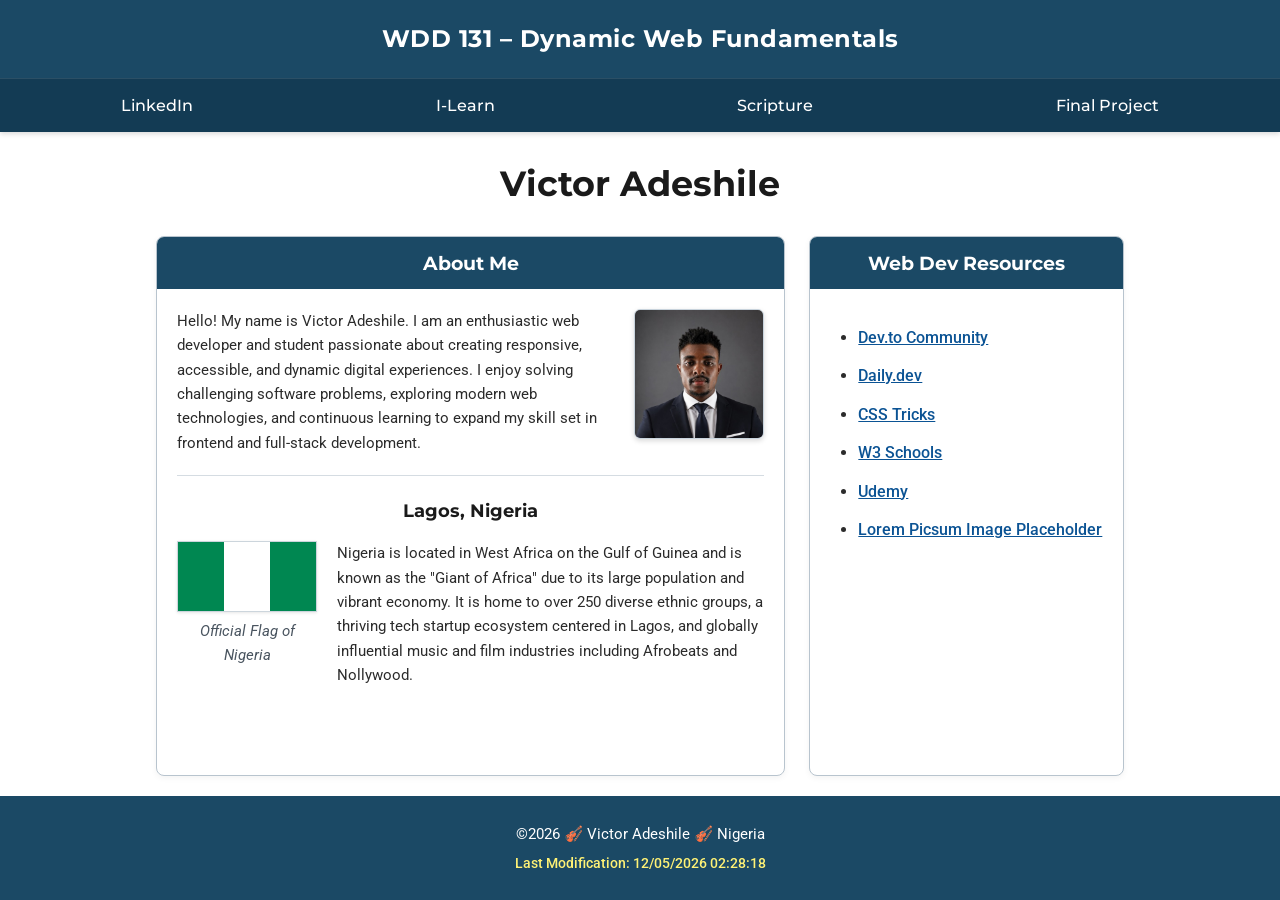
<file: index.html>
<!DOCTYPE html>
<html lang="en">
<head>
    <meta charset="UTF-8">
    <meta name="viewport" content="width=device-width, initial-scale=1.0">
    <title>WDD 131 - Dynamic Web Fundamentals - Victor Adeshile</title>
    <meta name="description" content="WDD 131 - Dynamic Web Fundamentals course homepage for Victor Adeshile showcasing web development coursework, projects, and resources.">
    <meta name="author" content="Victor Adeshile">
    
    <!-- Google Fonts -->
    <link rel="preconnect" href="https://fonts.googleapis.com">
    <link rel="preconnect" href="https://fonts.gstatic.com" crossorigin>
    <link href="https://fonts.googleapis.com/css2?family=Montserrat:wght@500;700&family=Roboto:wght@400;500;700&display=swap" rel="stylesheet">

    <!-- Stylesheet -->
    <link rel="stylesheet" href="styles/base.css">

    <!-- JavaScript (with defer attribute) -->
    <script src="scripts/getdates.js" defer></script>
</head>
<body>
    <header>
        <span id="course-title">WDD 131 – Dynamic Web Fundamentals</span>
        <nav>
            <a href="https://www.linkedin.com/in/davik4lifeinternetwork" target="_blank" rel="noopener noreferrer">LinkedIn</a>
            <a href="https://byupw.instructure.com/" target="_blank" rel="noopener noreferrer">I-Learn</a>
            <a href="https://www.churchofjesuschrist.org/study/scriptures/dc-testament/dc/82?lang=eng&id=p10#p10" target="_blank" rel="noopener noreferrer">Scripture</a>
            <a href="#">Final Project</a>
        </nav>
    </header>

    <main>
        <h1>Victor Adeshile</h1>

        <section class="card">
            <h2>About Me</h2>
            <div class="card-content">
                <div class="about-top">
                    <p>
                        Hello! My name is Victor Adeshile. I am an enthusiastic web developer and student passionate about creating responsive, accessible, and dynamic digital experiences. I enjoy solving challenging software problems, exploring modern web technologies, and continuous learning to expand my skill set in frontend and full-stack development.
                    </p>
                    <img src="images/profile.jpg" alt="Portrait of Victor Adeshile" class="profile-img" width="400" height="400">
                </div>

                <div class="country-section">
                    <h3>Lagos, Nigeria</h3>
                    <div class="country-body">
                        <div class="flag-box">
                            <img src="images/nigeria-flag.png" alt="Official Flag of Nigeria" class="flag-img" width="300" height="150">
                            <p class="flag-caption">Official Flag of Nigeria</p>
                        </div>
                        <p>
                            Nigeria is located in West Africa on the Gulf of Guinea and is known as the "Giant of Africa" due to its large population and vibrant economy. It is home to over 250 diverse ethnic groups, a thriving tech startup ecosystem centered in Lagos, and globally influential music and film industries including Afrobeats and Nollywood.
                        </p>
                    </div>
                </div>
            </div>
        </section>

        <section class="card">
            <h2>Web Dev Resources</h2>
            <div class="card-content">
                <ul class="resources-list">
                    <li><a href="https://dev.to/davik4life" target="_blank" rel="noopener noreferrer">Dev.to Community</a></li>
                    <li><a href="https://daily.dev/victoradeshile" target="_blank" rel="noopener noreferrer">Daily.dev</a></li>
                    <li><a href="https://css-tricks.com" target="_blank" rel="noopener noreferrer">CSS Tricks</a></li>
                    <li><a href="https://www.w3schools.com" target="_blank" rel="noopener noreferrer">W3 Schools</a></li>
                    <li><a href="https://www.udemy.com/course/forex-swing-trading-blueprint-for-consistent-profits/" target="_blank" rel="noopener noreferrer">Udemy</a></li>
                    <li><a href="https://picsum.photos" target="_blank" rel="noopener noreferrer">Lorem Picsum Image Placeholder</a></li>
                </ul>
            </div>
        </section>
    </main>

    <footer>
        <p>&copy;<span id="currentyear"></span> 🎻 Victor Adeshile 🎻 Nigeria</p>
        <p id="lastModified"></p>
    </footer>
</body>
</html>
</file>
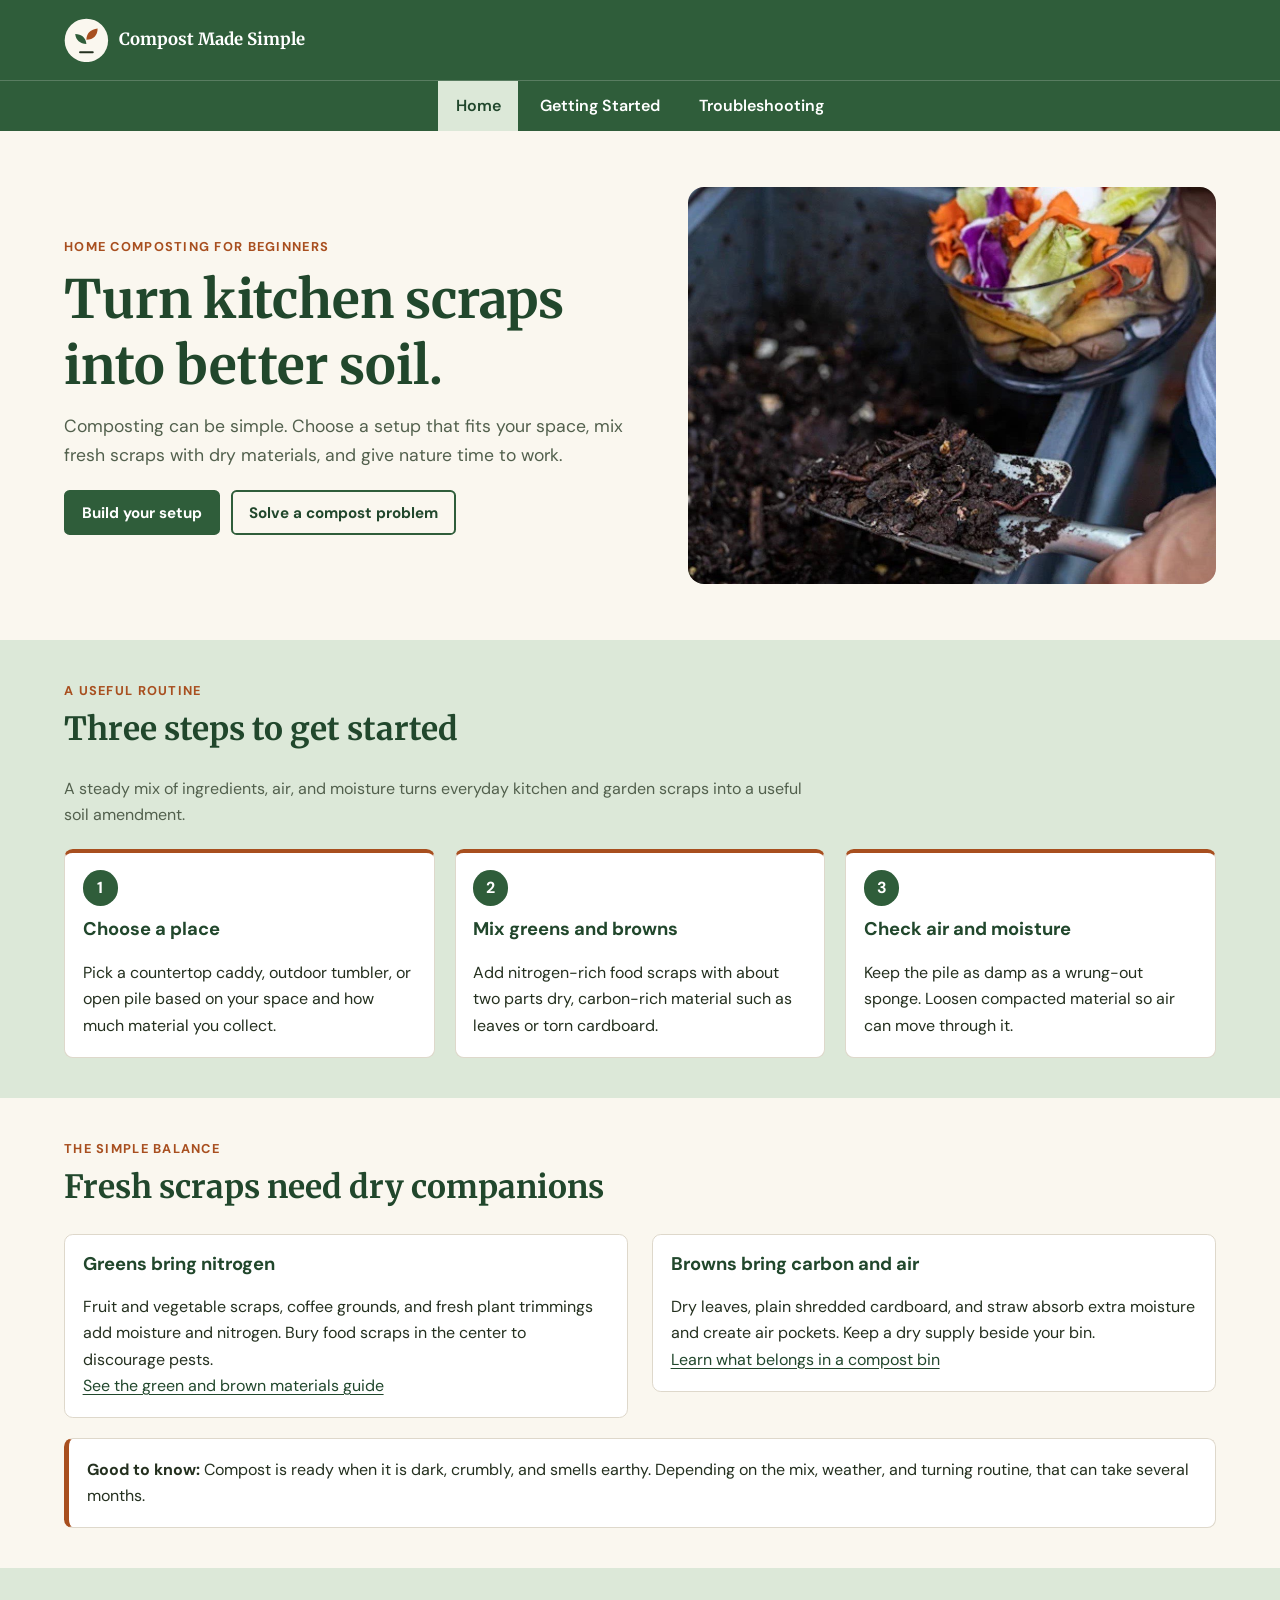
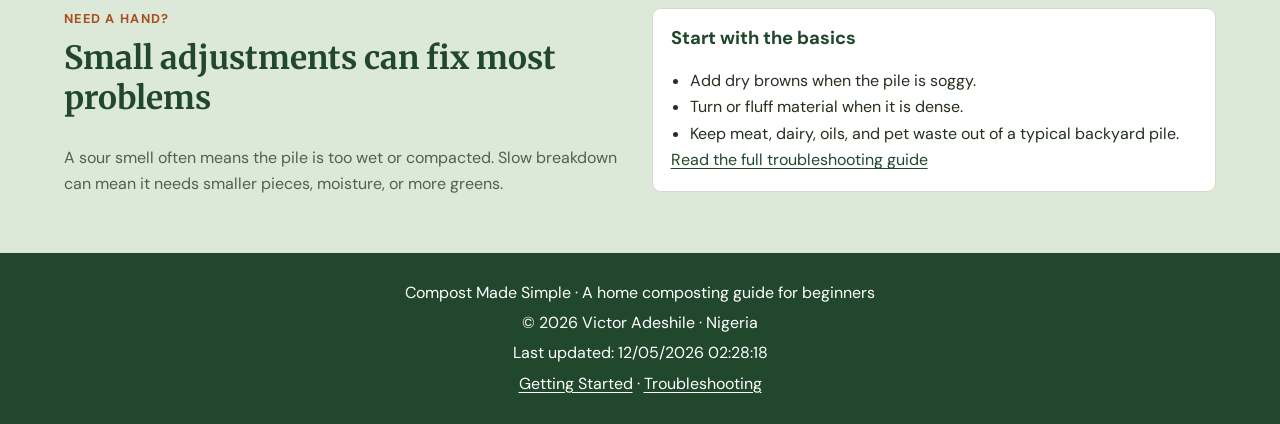
<file: project/index.html>
<!DOCTYPE html>
<html lang="en">
<head>
    <meta charset="UTF-8">
    <meta name="viewport" content="width=device-width, initial-scale=1.0">
    <meta name="description" content="Learn practical home composting basics, from choosing a bin to balancing food scraps with dry materials.">
    <meta name="author" content="Victor Adeshile">
    <title>Compost Made Simple | Home Composting for Beginners</title>
    <link rel="preconnect" href="https://fonts.googleapis.com">
    <link rel="preconnect" href="https://fonts.gstatic.com" crossorigin>
    <link href="https://fonts.googleapis.com/css2?family=DM+Sans:wght@400;500;600;700&family=Merriweather:wght@700&display=swap" rel="stylesheet">
    <link rel="stylesheet" href="styles/site.css">
    <script src="scripts/site.js" defer></script>
</head>
<body>
    <a class="skip-link" href="#main-content">Skip to main content</a>
    <header class="site-header">
        <div class="header-inner">
            <a class="brand" href="index.html">
                <svg class="brand-logo" viewBox="0 0 64 64" aria-hidden="true">
                    <circle cx="32" cy="32" r="31" fill="#FAF7EF"/>
                    <path d="M32 48V29m0 8c-9 0-15-5-16-14 9 0 15 5 16 14Z" fill="#2F5D3A"/>
                    <path d="M32 31c0-9 6-15 16-16 0 10-6 16-16 16Z" fill="#A84F1F"/>
                    <path d="M23 49h18" stroke="#24301F" stroke-linecap="round" stroke-width="3"/>
                </svg>
                <span>Compost Made Simple</span>
            </a>
            <button class="menu-toggle" type="button" aria-label="Open navigation menu" aria-expanded="false" aria-controls="site-navigation">
                <span aria-hidden="true">☰</span>
            </button>
        </div>
        <nav class="site-nav" id="site-navigation" aria-label="Main navigation">
            <a href="index.html" aria-current="page">Home</a>
            <a href="getting-started.html">Getting Started</a>
            <a href="troubleshooting.html">Troubleshooting</a>
        </nav>
    </header>

    <main id="main-content">
        <section class="hero">
            <div class="hero-copy">
                <p class="eyebrow">Home composting for beginners</p>
                <h1>Turn kitchen scraps into better soil.</h1>
                <p>Composting can be simple. Choose a setup that fits your space, mix fresh scraps with dry materials, and give nature time to work.</p>
                <div class="button-row">
                    <a class="button" href="getting-started.html">Build your setup</a>
                    <a class="button-secondary" href="troubleshooting.html">Solve a compost problem</a>
                </div>
                <p class="saved-setup" id="saved-setup" aria-live="polite" hidden></p>
            </div>
            <div class="hero-art">
                <img src="images/compost-hero.jpg" alt="A person adds vegetable scraps to a compost bin with a garden trowel." width="1024" height="768" fetchpriority="high">
            </div>
        </section>

        <section class="content-section soft-section">
            <div class="container">
                <p class="eyebrow">A useful routine</p>
                <h2>Three steps to get started</h2>
                <p class="section-intro">A steady mix of ingredients, air, and moisture turns everyday kitchen and garden scraps into a useful soil amendment.</p>
                <div class="step-grid">
                    <article class="step-card">
                        <span class="step-number">1</span>
                        <h3>Choose a place</h3>
                        <p>Pick a countertop caddy, outdoor tumbler, or open pile based on your space and how much material you collect.</p>
                    </article>
                    <article class="step-card">
                        <span class="step-number">2</span>
                        <h3>Mix greens and browns</h3>
                        <p>Add nitrogen-rich food scraps with about two parts dry, carbon-rich material such as leaves or torn cardboard.</p>
                    </article>
                    <article class="step-card">
                        <span class="step-number">3</span>
                        <h3>Check air and moisture</h3>
                        <p>Keep the pile as damp as a wrung-out sponge. Loosen compacted material so air can move through it.</p>
                    </article>
                </div>
            </div>
        </section>

        <section class="content-section container">
            <p class="eyebrow">The simple balance</p>
            <h2>Fresh scraps need dry companions</h2>
            <div class="two-column">
                <article class="content-card">
                    <h3>Greens bring nitrogen</h3>
                    <p>Fruit and vegetable scraps, coffee grounds, and fresh plant trimmings add moisture and nitrogen. Bury food scraps in the center to discourage pests.</p>
                    <a href="getting-started.html#materials">See the green and brown materials guide</a>
                </article>
                <article class="content-card">
                    <h3>Browns bring carbon and air</h3>
                    <p>Dry leaves, plain shredded cardboard, and straw absorb extra moisture and create air pockets. Keep a dry supply beside your bin.</p>
                    <a href="getting-started.html#choose-materials">Learn what belongs in a compost bin</a>
                </article>
            </div>
            <div class="callout">
                <p><strong>Good to know:</strong> Compost is ready when it is dark, crumbly, and smells earthy. Depending on the mix, weather, and turning routine, that can take several months.</p>
            </div>
        </section>

        <section class="content-section soft-section">
            <div class="container">
                <div class="two-column">
                    <div>
                        <p class="eyebrow">Need a hand?</p>
                        <h2>Small adjustments can fix most problems</h2>
                        <p class="section-intro">A sour smell often means the pile is too wet or compacted. Slow breakdown can mean it needs smaller pieces, moisture, or more greens.</p>
                    </div>
                    <div class="content-card">
                        <h3>Start with the basics</h3>
                        <ul>
                            <li>Add dry browns when the pile is soggy.</li>
                            <li>Turn or fluff material when it is dense.</li>
                            <li>Keep meat, dairy, oils, and pet waste out of a typical backyard pile.</li>
                        </ul>
                        <p><a href="troubleshooting.html">Read the full troubleshooting guide</a></p>
                    </div>
                </div>
            </div>
        </section>
    </main>

    <footer class="site-footer">
        <p>Compost Made Simple · A home composting guide for beginners</p>
        <p>&copy; <span id="current-year"></span> Victor Adeshile · Nigeria</p>
        <p id="last-modified"></p>
        <p><a href="getting-started.html">Getting Started</a> · <a href="troubleshooting.html">Troubleshooting</a></p>
    </footer>
</body>
</html>
</file>
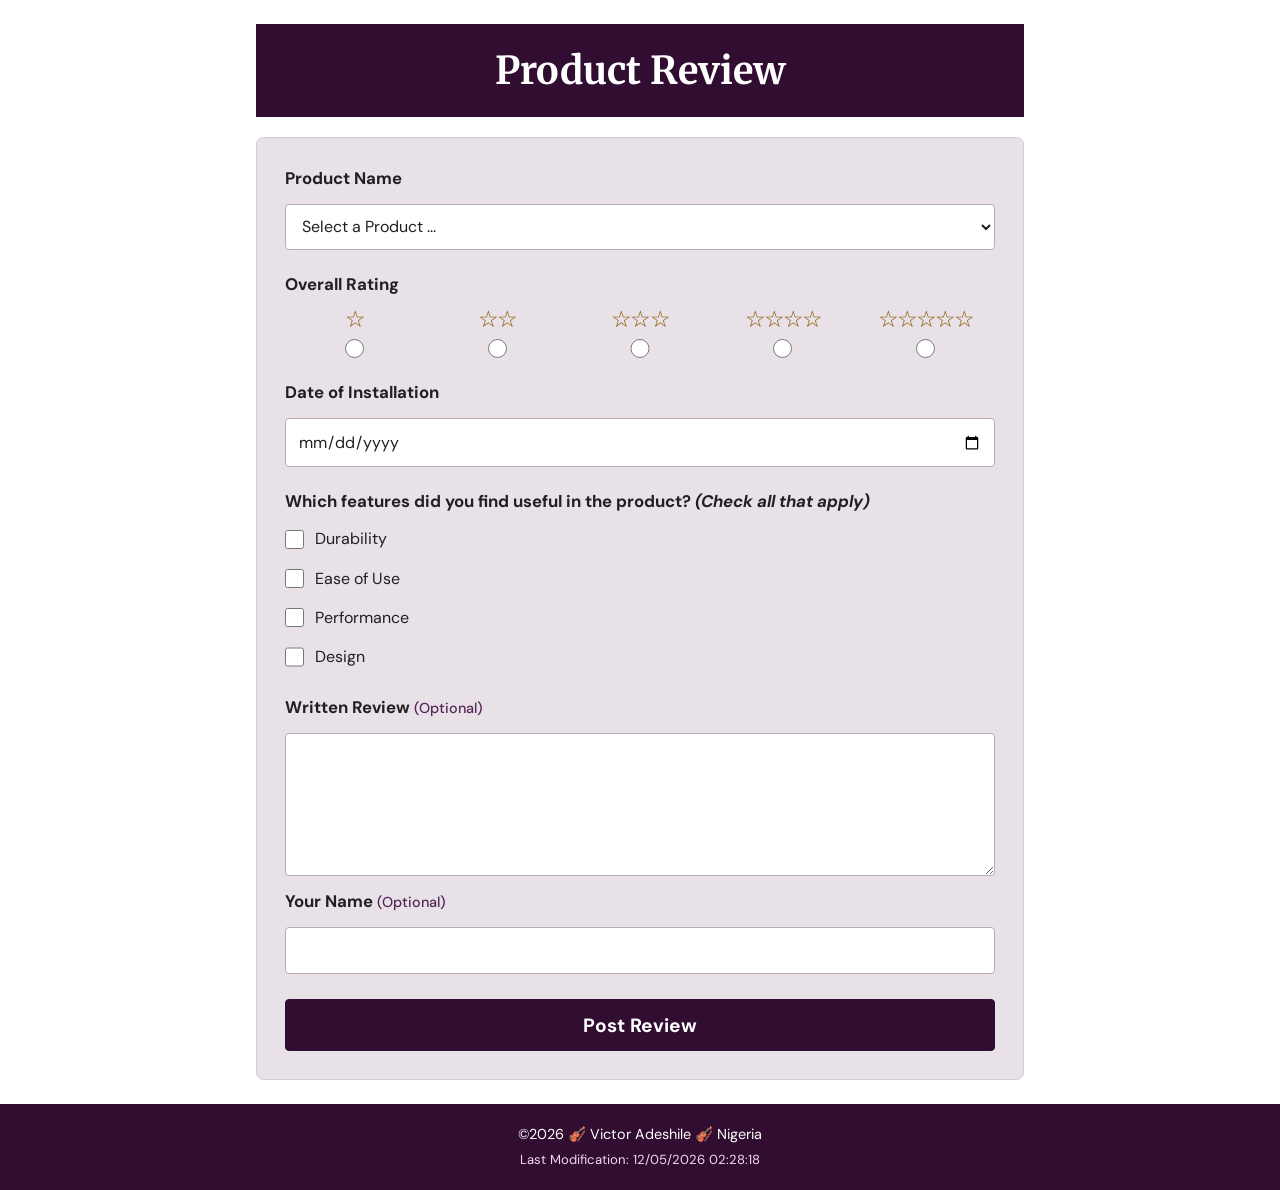
<file: form.html>
<!DOCTYPE html>
<html lang="en">
<head>
    <meta charset="UTF-8">
    <meta name="viewport" content="width=device-width, initial-scale=1.0">
    <meta name="description" content="Share your product experience with this accessible product review form.">
    <meta name="author" content="Victor Adeshile">
    <title>Product Review | Victor Adeshile</title>
    <link rel="preconnect" href="https://fonts.googleapis.com">
    <link rel="preconnect" href="https://fonts.gstatic.com" crossorigin>
    <link href="https://fonts.googleapis.com/css2?family=DM+Sans:wght@400;500;600;700&family=Merriweather:wght@700&display=swap" rel="stylesheet">
    <link rel="stylesheet" href="styles/product-review.css">
    <script src="scripts/getdates.js" defer></script>
    <script src="scripts/product-review.js" defer></script>
</head>
<body>
    <header class="page-header">
        <h1>Product Review</h1>
    </header>

    <main>
        <form class="review-form" action="review.html" method="get">
            <label for="product">Product Name</label>
            <select id="product" name="product" required>
                <option value="" disabled selected>Select a Product ...</option>
            </select>

            <fieldset class="rating-fieldset">
                <legend>Overall Rating</legend>
                <div class="rating-options">
                    <div class="rating-choice">
                        <input id="rating-1" name="rating" type="radio" value="1" required>
                        <label for="rating-1"><span aria-hidden="true">☆</span><span class="visually-hidden">1 star</span></label>
                    </div>
                    <div class="rating-choice">
                        <input id="rating-2" name="rating" type="radio" value="2" required>
                        <label for="rating-2"><span aria-hidden="true">☆☆</span><span class="visually-hidden">2 stars</span></label>
                    </div>
                    <div class="rating-choice">
                        <input id="rating-3" name="rating" type="radio" value="3" required>
                        <label for="rating-3"><span aria-hidden="true">☆☆☆</span><span class="visually-hidden">3 stars</span></label>
                    </div>
                    <div class="rating-choice">
                        <input id="rating-4" name="rating" type="radio" value="4" required>
                        <label for="rating-4"><span aria-hidden="true">☆☆☆☆</span><span class="visually-hidden">4 stars</span></label>
                    </div>
                    <div class="rating-choice">
                        <input id="rating-5" name="rating" type="radio" value="5" required>
                        <label for="rating-5"><span aria-hidden="true">☆☆☆☆☆</span><span class="visually-hidden">5 stars</span></label>
                    </div>
                </div>
            </fieldset>

            <label for="installation-date">Date of Installation</label>
            <input id="installation-date" name="installationDate" type="date" required>

            <fieldset class="features-fieldset">
                <legend>Which features did you find useful in the product? <em>(Check all that apply)</em></legend>
                <div class="checkbox-list">
                    <label for="feature-durability">
                        <input id="feature-durability" name="features" type="checkbox" value="Durability">
                        Durability
                    </label>
                    <label for="feature-ease">
                        <input id="feature-ease" name="features" type="checkbox" value="Ease of Use">
                        Ease of Use
                    </label>
                    <label for="feature-performance">
                        <input id="feature-performance" name="features" type="checkbox" value="Performance">
                        Performance
                    </label>
                    <label for="feature-design">
                        <input id="feature-design" name="features" type="checkbox" value="Design">
                        Design
                    </label>
                </div>
            </fieldset>

            <label for="written-review">Written Review <span class="optional">(Optional)</span></label>
            <textarea id="written-review" name="writtenReview" rows="5" maxlength="1500"></textarea>

            <label for="user-name">Your Name <span class="optional">(Optional)</span></label>
            <input id="user-name" name="userName" type="text" autocomplete="name">

            <input class="submit-button" type="submit" value="Post Review">
        </form>
    </main>

    <footer>
        <p>&copy;<span id="currentyear"></span> 🎻 Victor Adeshile 🎻 Nigeria</p>
        <p id="lastModified"></p>
    </footer>
</body>
</html>
</file>
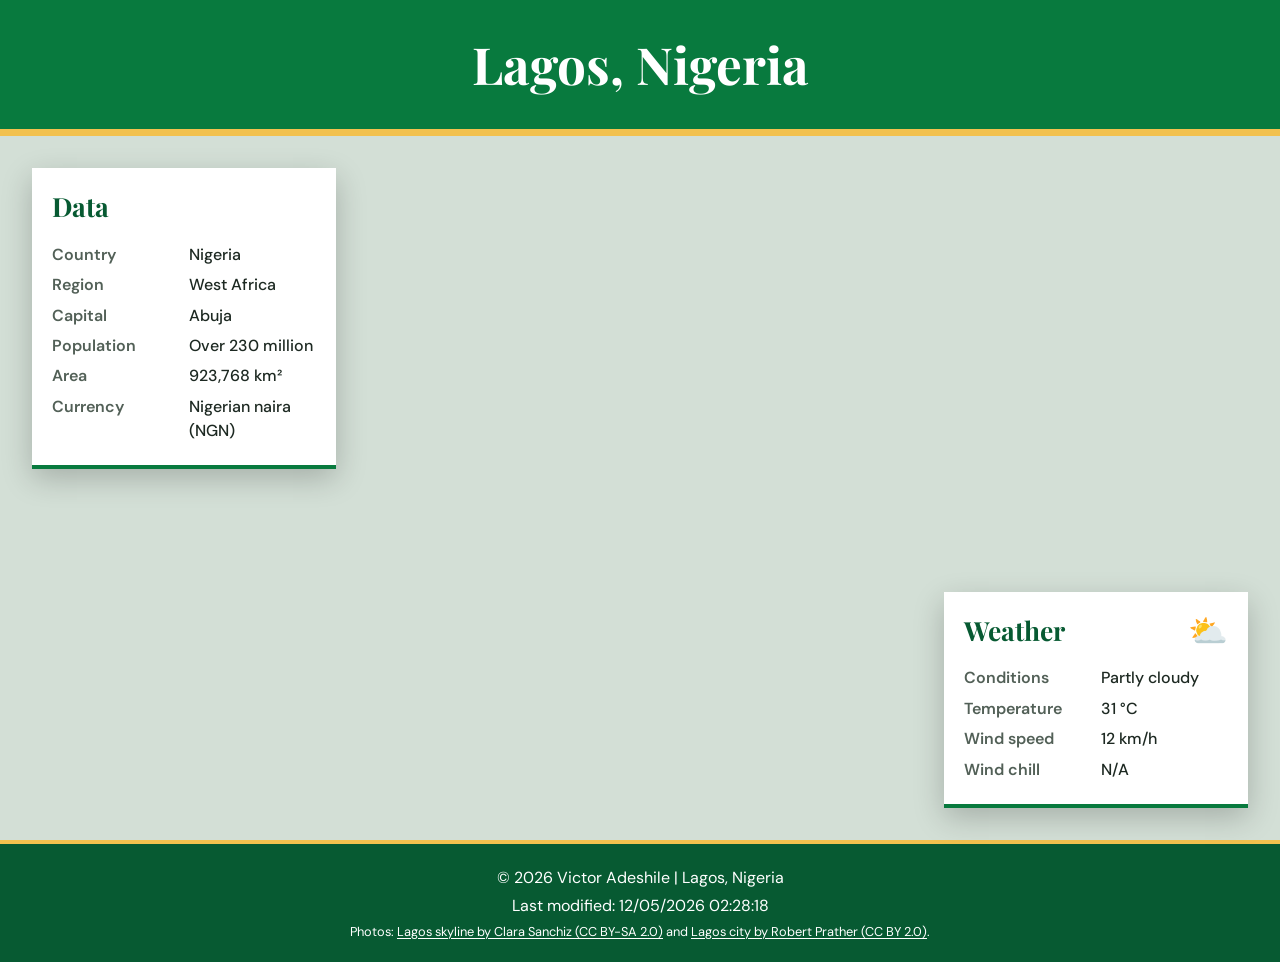
<file: place.html>
<!DOCTYPE html>
<html lang="en">
<head>
    <meta charset="UTF-8">
    <meta name="viewport" content="width=device-width, initial-scale=1.0">
    <meta name="description" content="Explore Lagos, Nigeria, with country and city facts, plus a weather snapshot showing partly cloudy skies, 31 °C, and 12 km/h winds.">
    <meta name="author" content="Victor Adeshile">
    <title>Lagos, Nigeria | Victor Adeshile</title>
    <link rel="preconnect" href="https://fonts.googleapis.com">
    <link rel="preconnect" href="https://fonts.gstatic.com" crossorigin>
    <link href="https://fonts.googleapis.com/css2?family=DM+Sans:wght@400;500;600;700&family=Playfair+Display:wght@600;700&display=swap" rel="stylesheet">
    <link rel="stylesheet" href="styles/place.css">
    <script src="scripts/place.js" defer></script>
</head>
<body>
    <header class="page-header">
        <h1>Lagos, Nigeria</h1>
    </header>

    <main>
        <div class="hero">
            <picture class="hero-picture">
                <source media="(max-width: 700px)" srcset="images/lagos-mobile.webp" type="image/webp">
                <img src="images/lagos-wide.webp" alt="An urban view of Lagos, Nigeria." width="1600" height="846">
            </picture>

            <section class="info-card data-card" aria-labelledby="data-heading">
                <h2 id="data-heading">Data</h2>
                <dl>
                    <dt>Country</dt><dd>Nigeria</dd>
                    <dt>Region</dt><dd>West Africa</dd>
                    <dt>Capital</dt><dd>Abuja</dd>
                    <dt>Population</dt><dd>Over 230 million</dd>
                    <dt>Area</dt><dd>923,768 km²</dd>
                    <dt>Currency</dt><dd>Nigerian naira (NGN)</dd>
                </dl>
            </section>

            <section class="info-card weather-card" aria-labelledby="weather-heading">
                <h2 id="weather-heading" class="weather-heading">
                    Weather
                    <span class="mobile-weather-icon">
                        <img src="images/partly-cloudy.svg" alt="" width="56" height="56">
                    </span>
                </h2>
                <dl>
                    <dt>Conditions</dt><dd>Partly cloudy</dd>
                    <dt>Temperature</dt><dd><span id="temperature">31</span> °C</dd>
                    <dt>Wind speed</dt><dd><span id="wind-speed">12</span> km/h</dd>
                    <dt>Wind chill</dt><dd id="wind-chill">N/A</dd>
                </dl>
            </section>
        </div>
    </main>

    <footer>
        <p>&copy; <span id="currentyear"></span> Victor Adeshile | Lagos, Nigeria</p>
        <p id="lastModified"></p>
        <p class="photo-credit">
            Photos:
            <a href="https://commons.wikimedia.org/wiki/File:Lagos_skyline.jpg">Lagos skyline by Clara Sanchiz (CC BY-SA 2.0)</a>
            and
            <a href="https://commons.wikimedia.org/wiki/File:2008_Lagos_Lagos_Nigeria_2363479089.jpg">Lagos city by Robert Prather (CC BY 2.0)</a>.
        </p>
    </footer>
</body>
</html>
</file>
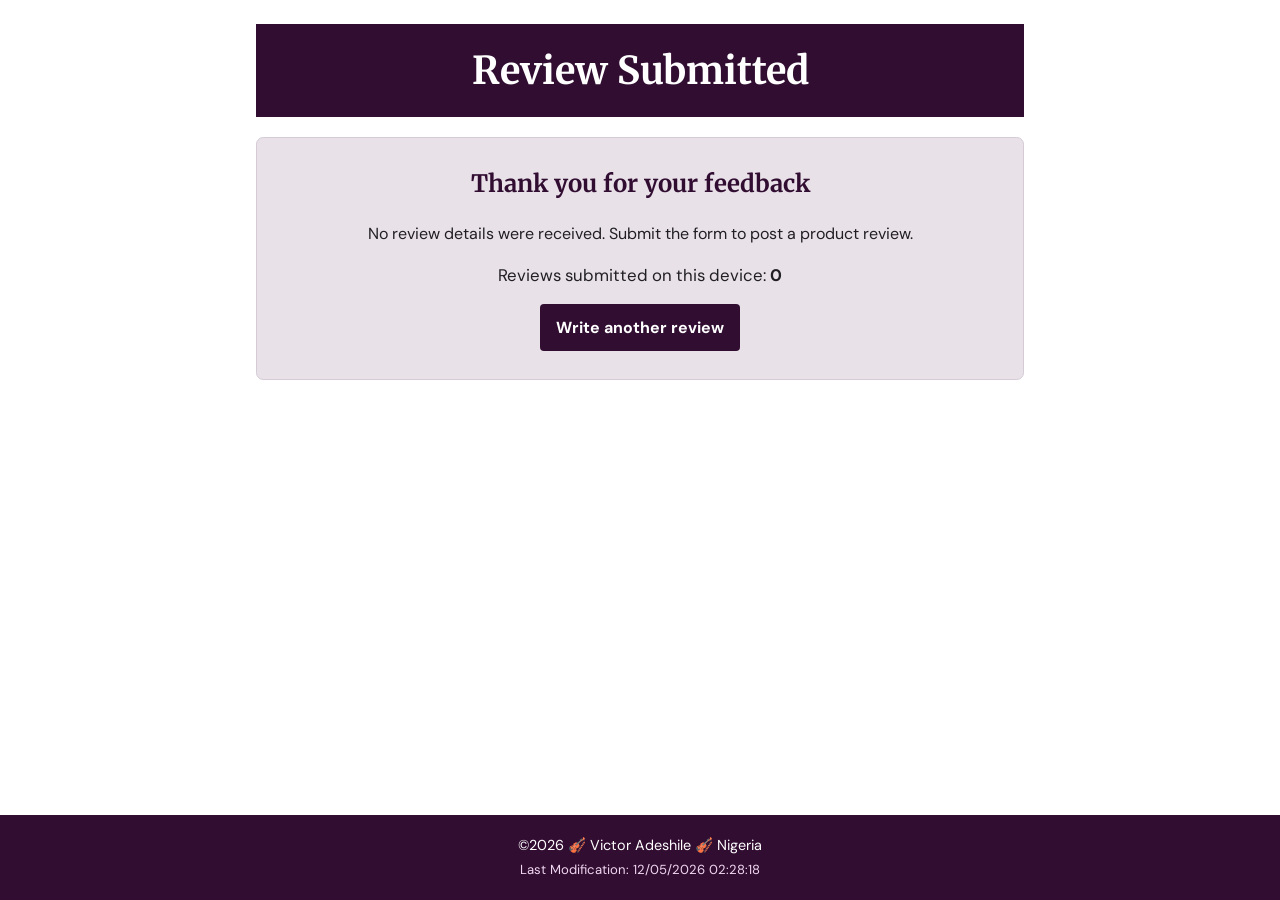
<file: review.html>
<!DOCTYPE html>
<html lang="en">
<head>
    <meta charset="UTF-8">
    <meta name="viewport" content="width=device-width, initial-scale=1.0">
    <meta name="description" content="Product review submission confirmation.">
    <meta name="author" content="Victor Adeshile">
    <title>Review Submitted | Victor Adeshile</title>
    <link rel="preconnect" href="https://fonts.googleapis.com">
    <link rel="preconnect" href="https://fonts.gstatic.com" crossorigin>
    <link href="https://fonts.googleapis.com/css2?family=DM+Sans:wght@400;500;600;700&family=Merriweather:wght@700&display=swap" rel="stylesheet">
    <link rel="stylesheet" href="styles/product-review.css">
    <script src="scripts/getdates.js" defer></script>
    <script src="scripts/review.js" defer></script>
</head>
<body>
    <header class="page-header">
        <h1>Review Submitted</h1>
    </header>

    <main>
        <section class="confirmation-card" aria-labelledby="confirmation-heading">
            <h2 id="confirmation-heading">Thank you for your feedback</h2>
            <p id="confirmation-message" role="status">Checking your submission ...</p>
            <div id="review-details" class="review-details" hidden>
                <p><strong>Product:</strong> <span id="confirmed-product"></span></p>
                <p><strong>Rating:</strong> <span id="confirmed-rating"></span></p>
                <p><strong>Installation date:</strong> <span id="confirmed-date"></span></p>
                <div id="confirmed-features-wrap" hidden>
                    <strong>Useful features:</strong>
                    <ul id="confirmed-features"></ul>
                </div>
                <blockquote id="confirmed-review-wrap" hidden>
                    <p id="confirmed-review"></p>
                </blockquote>
            </div>
            <p class="review-count">Reviews submitted on this device: <strong id="review-count">0</strong></p>
            <a class="return-link" href="form.html">Write another review</a>
        </section>
    </main>

    <footer>
        <p>&copy;<span id="currentyear"></span> 🎻 Victor Adeshile 🎻 Nigeria</p>
        <p id="lastModified"></p>
    </footer>
</body>
</html>
</file>
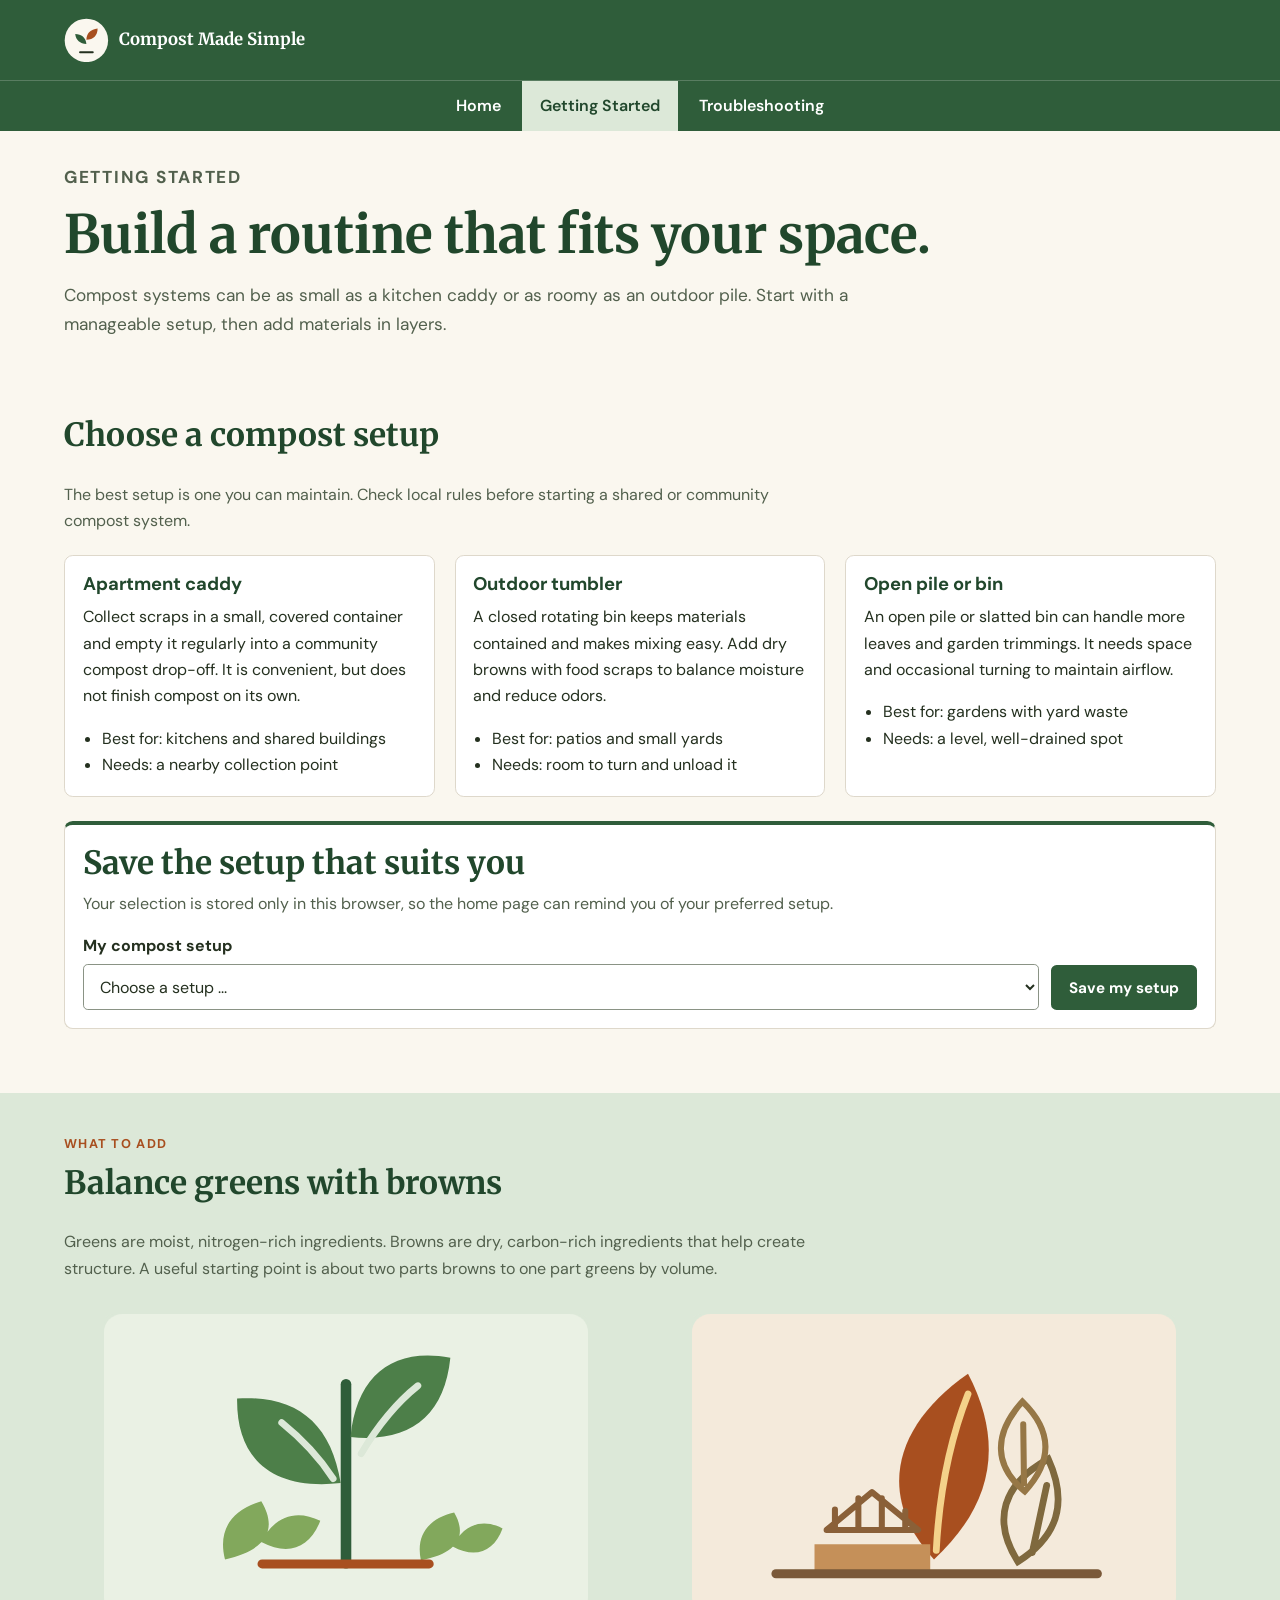
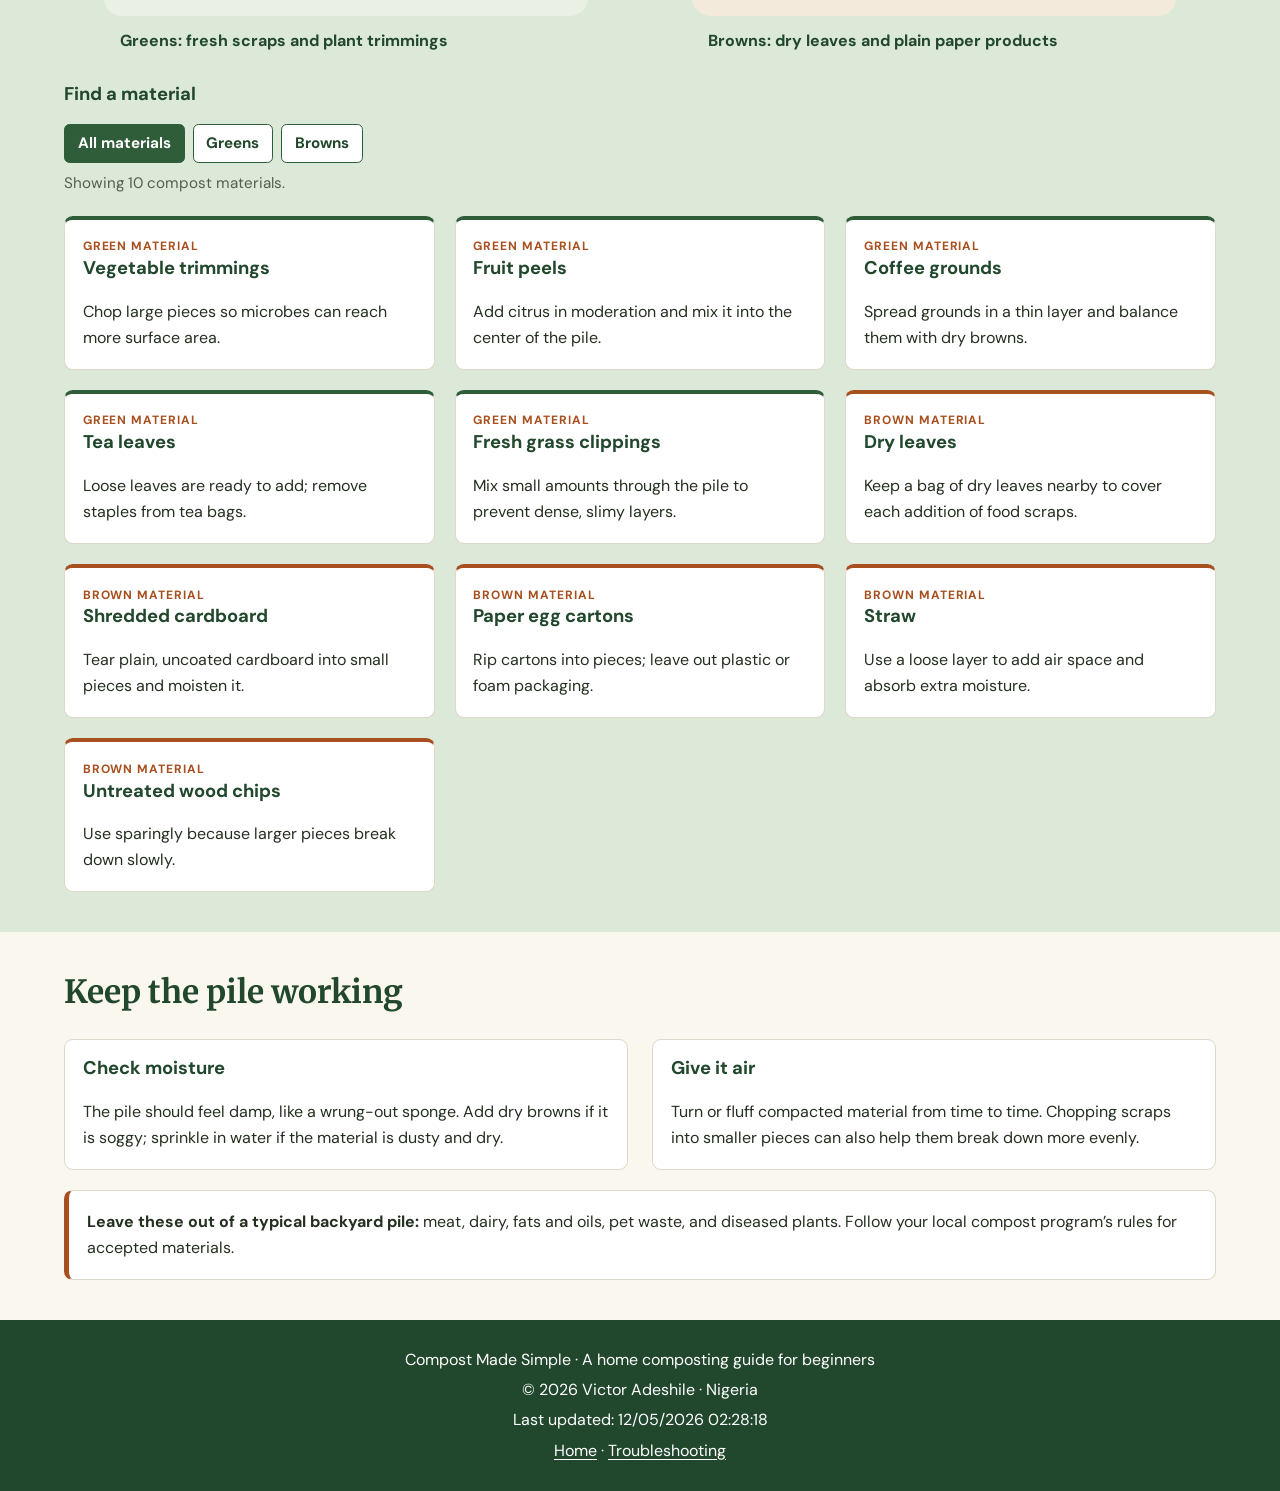
<file: project/getting-started.html>
<!DOCTYPE html>
<html lang="en">
<head>
    <meta charset="UTF-8">
    <meta name="viewport" content="width=device-width, initial-scale=1.0">
    <meta name="description" content="Compare home compost bin options and learn which green and brown materials are suitable for composting.">
    <meta name="author" content="Victor Adeshile">
    <title>Getting Started | Compost Made Simple</title>
    <link rel="preconnect" href="https://fonts.googleapis.com">
    <link rel="preconnect" href="https://fonts.gstatic.com" crossorigin>
    <link href="https://fonts.googleapis.com/css2?family=DM+Sans:wght@400;500;600;700&family=Merriweather:wght@700&display=swap" rel="stylesheet">
    <link rel="stylesheet" href="styles/site.css">
    <script src="scripts/site.js" defer></script>
</head>
<body>
    <a class="skip-link" href="#main-content">Skip to main content</a>
    <header class="site-header">
        <div class="header-inner">
            <a class="brand" href="index.html">
                <svg class="brand-logo" viewBox="0 0 64 64" aria-hidden="true">
                    <circle cx="32" cy="32" r="31" fill="#FAF7EF"/>
                    <path d="M32 48V29m0 8c-9 0-15-5-16-14 9 0 15 5 16 14Z" fill="#2F5D3A"/>
                    <path d="M32 31c0-9 6-15 16-16 0 10-6 16-16 16Z" fill="#A84F1F"/>
                    <path d="M23 49h18" stroke="#24301F" stroke-linecap="round" stroke-width="3"/>
                </svg>
                <span>Compost Made Simple</span>
            </a>
            <button class="menu-toggle" type="button" aria-label="Open navigation menu" aria-expanded="false" aria-controls="site-navigation">
                <span aria-hidden="true">☰</span>
            </button>
        </div>
        <nav class="site-nav" id="site-navigation" aria-label="Main navigation">
            <a href="index.html">Home</a>
            <a href="getting-started.html" aria-current="page">Getting Started</a>
            <a href="troubleshooting.html">Troubleshooting</a>
        </nav>
    </header>

    <main id="main-content">
        <section class="page-intro container">
            <p class="eyebrow">Getting started</p>
            <h1>Build a routine that fits your space.</h1>
            <p>Compost systems can be as small as a kitchen caddy or as roomy as an outdoor pile. Start with a manageable setup, then add materials in layers.</p>
        </section>

        <section class="content-section container" aria-labelledby="bin-options-heading">
            <h2 id="bin-options-heading">Choose a compost setup</h2>
            <p class="section-intro">The best setup is one you can maintain. Check local rules before starting a shared or community compost system.</p>
            <div class="bin-grid">
                <article class="bin-card">
                    <h3>Apartment caddy</h3>
                    <p>Collect scraps in a small, covered container and empty it regularly into a community compost drop-off. It is convenient, but does not finish compost on its own.</p>
                    <ul>
                        <li>Best for: kitchens and shared buildings</li>
                        <li>Needs: a nearby collection point</li>
                    </ul>
                </article>
                <article class="bin-card">
                    <h3>Outdoor tumbler</h3>
                    <p>A closed rotating bin keeps materials contained and makes mixing easy. Add dry browns with food scraps to balance moisture and reduce odors.</p>
                    <ul>
                        <li>Best for: patios and small yards</li>
                        <li>Needs: room to turn and unload it</li>
                    </ul>
                </article>
                <article class="bin-card">
                    <h3>Open pile or bin</h3>
                    <p>An open pile or slatted bin can handle more leaves and garden trimmings. It needs space and occasional turning to maintain airflow.</p>
                    <ul>
                        <li>Best for: gardens with yard waste</li>
                        <li>Needs: a level, well-drained spot</li>
                    </ul>
                </article>
            </div>

            <div class="form-panel">
                <h2>Save the setup that suits you</h2>
                <p>Your selection is stored only in this browser, so the home page can remind you of your preferred setup.</p>
                <form class="preference-form" id="setup-form" action="getting-started.html" method="get">
                    <div>
                        <label for="bin-choice">My compost setup</label>
                        <select id="bin-choice" name="binChoice" required>
                            <option value="" disabled selected>Choose a setup ...</option>
                            <option value="apartment">Apartment caddy and community drop-off</option>
                            <option value="tumbler">Outdoor tumbler</option>
                            <option value="openPile">Open pile or bin</option>
                        </select>
                    </div>
                    <button class="form-button" type="submit">Save my setup</button>
                </form>
                <p class="form-status" id="setup-confirmation" role="status" aria-live="polite" hidden></p>
            </div>
        </section>

        <section class="content-section soft-section" id="choose-materials">
            <div class="container">
                <p class="eyebrow">What to add</p>
                <h2>Balance greens with browns</h2>
                <p class="section-intro">Greens are moist, nitrogen-rich ingredients. Browns are dry, carbon-rich ingredients that help create structure. A useful starting point is about two parts browns to one part greens by volume.</p>
                <div class="material-illustrations">
                    <figure class="material-illustration">
                        <img src="images/greens.svg" alt="Illustration of fresh green leaves and plant scraps." width="640" height="400" loading="lazy" decoding="async">
                        <figcaption>Greens: fresh scraps and plant trimmings</figcaption>
                    </figure>
                    <figure class="material-illustration">
                        <img src="images/browns.svg" alt="Illustration of dry leaves, straw, and shredded cardboard." width="640" height="400" loading="lazy" decoding="async">
                        <figcaption>Browns: dry leaves and plain paper products</figcaption>
                    </figure>
                </div>

                <div id="materials">
                    <h3>Find a material</h3>
                    <div class="filter-controls" role="group" aria-label="Filter materials by type">
                        <button class="filter-button" type="button" data-material-filter="all" aria-pressed="true">All materials</button>
                        <button class="filter-button" type="button" data-material-filter="greens" aria-pressed="false">Greens</button>
                        <button class="filter-button" type="button" data-material-filter="browns" aria-pressed="false">Browns</button>
                    </div>
                    <p class="material-count" id="material-count" aria-live="polite"></p>
                    <div class="material-grid" id="material-grid"></div>
                </div>
            </div>
        </section>

        <section class="content-section container">
            <h2>Keep the pile working</h2>
            <div class="two-column">
                <article class="content-card">
                    <h3>Check moisture</h3>
                    <p>The pile should feel damp, like a wrung-out sponge. Add dry browns if it is soggy; sprinkle in water if the material is dusty and dry.</p>
                </article>
                <article class="content-card">
                    <h3>Give it air</h3>
                    <p>Turn or fluff compacted material from time to time. Chopping scraps into smaller pieces can also help them break down more evenly.</p>
                </article>
            </div>
            <div class="callout">
                <p><strong>Leave these out of a typical backyard pile:</strong> meat, dairy, fats and oils, pet waste, and diseased plants. Follow your local compost program’s rules for accepted materials.</p>
            </div>
        </section>
    </main>

    <footer class="site-footer">
        <p>Compost Made Simple · A home composting guide for beginners</p>
        <p>&copy; <span id="current-year"></span> Victor Adeshile · Nigeria</p>
        <p id="last-modified"></p>
        <p><a href="index.html">Home</a> · <a href="troubleshooting.html">Troubleshooting</a></p>
    </footer>
</body>
</html>
</file>
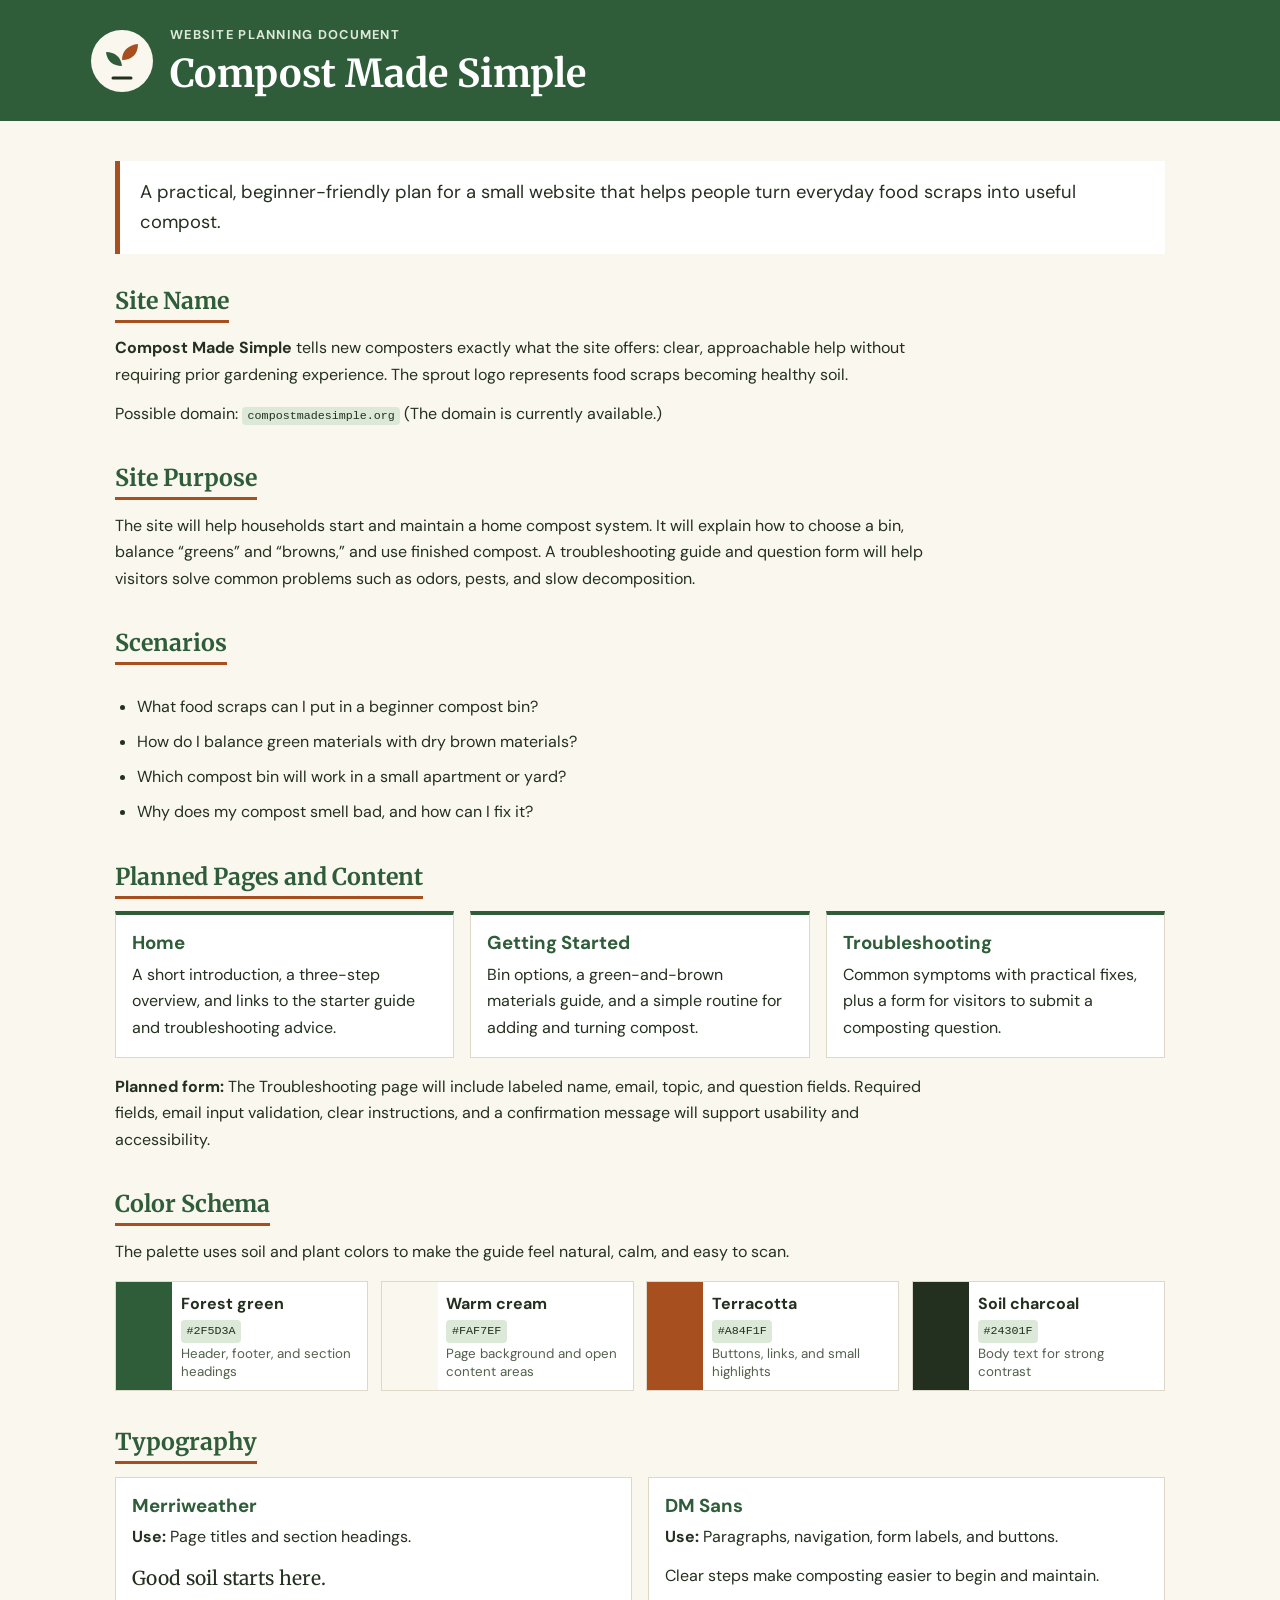
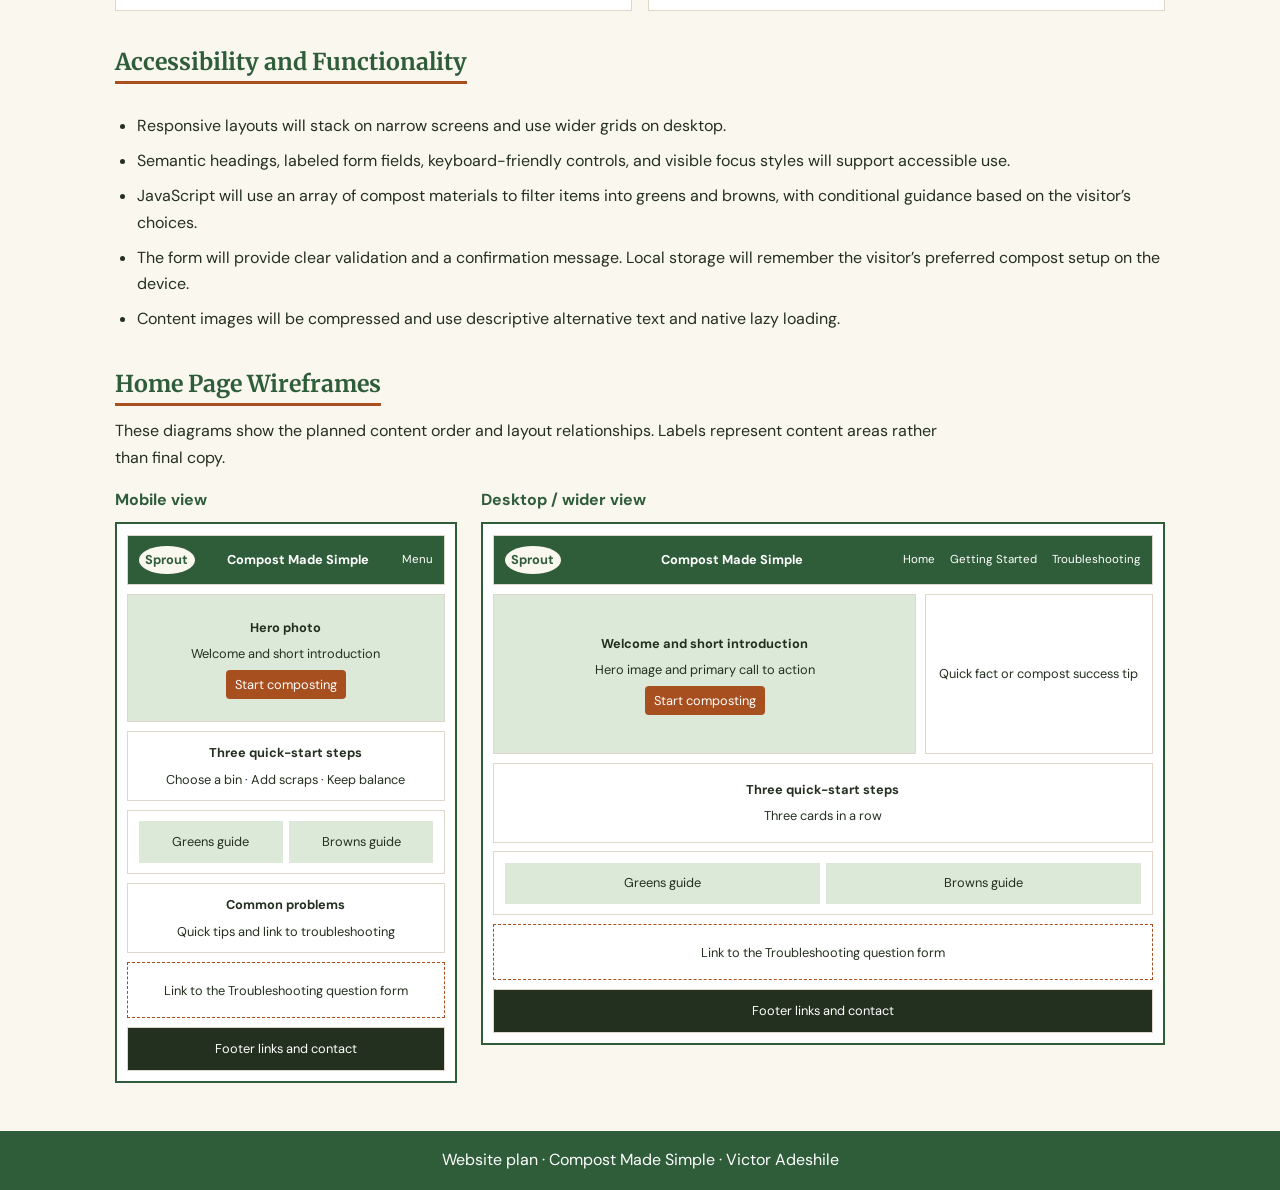
<file: project/siteplan.html>
<!DOCTYPE html>
<html lang="en">
<head>
    <meta charset="UTF-8">
    <meta name="viewport" content="width=device-width, initial-scale=1.0">
    <meta name="description" content="Website plan for Compost Made Simple, a beginner-friendly home composting guide.">
    <meta name="author" content="Victor Adeshile">
    <title>Website Plan | Compost Made Simple</title>
    <link rel="preconnect" href="https://fonts.googleapis.com">
    <link rel="preconnect" href="https://fonts.gstatic.com" crossorigin>
    <link href="https://fonts.googleapis.com/css2?family=DM+Sans:wght@400;500;600;700&family=Merriweather:wght@700&display=swap" rel="stylesheet">
    <link rel="stylesheet" href="styles/siteplan.css">
</head>
<body>
    <header class="site-header">
        <div class="brand">
            <svg class="brand-logo" viewBox="0 0 64 64" aria-hidden="true">
                <circle cx="32" cy="32" r="31" fill="#FAF7EF"/>
                <path d="M32 48V29m0 8c-9 0-15-5-16-14 9 0 15 5 16 14Z" fill="#2F5D3A"/>
                <path d="M32 31c0-9 6-15 16-16 0 10-6 16-16 16Z" fill="#A84F1F"/>
                <path d="M23 49h18" stroke="#24301F" stroke-linecap="round" stroke-width="3"/>
            </svg>
            <div>
                <p class="eyebrow">Website planning document</p>
                <h1>Compost Made Simple</h1>
            </div>
        </div>
    </header>

    <main>
        <p class="intro">A practical, beginner-friendly plan for a small website that helps people turn everyday food scraps into useful compost.</p>

        <section aria-labelledby="site-name-heading">
            <h2 id="site-name-heading">Site Name</h2>
            <p><strong>Compost Made Simple</strong> tells new composters exactly what the site offers: clear, approachable help without requiring prior gardening experience. The sprout logo represents food scraps becoming healthy soil.</p>
            <p class="domain-note">Possible domain: <code>compostmadesimple.org</code> (The domain is currently available.)</p>
        </section>

        <section aria-labelledby="purpose-heading">
            <h2 id="purpose-heading">Site Purpose</h2>
            <p>The site will help households start and maintain a home compost system. It will explain how to choose a bin, balance “greens” and “browns,” and use finished compost. A troubleshooting guide and question form will help visitors solve common problems such as odors, pests, and slow decomposition.</p>
        </section>

        <section aria-labelledby="scenarios-heading">
            <h2 id="scenarios-heading">Scenarios</h2>
            <ul class="scenario-list">
                <li>What food scraps can I put in a beginner compost bin?</li>
                <li>How do I balance green materials with dry brown materials?</li>
                <li>Which compost bin will work in a small apartment or yard?</li>
                <li>Why does my compost smell bad, and how can I fix it?</li>
            </ul>
        </section>

        <section aria-labelledby="pages-heading">
            <h2 id="pages-heading">Planned Pages and Content</h2>
            <div class="page-list">
                <article class="page-card">
                    <h3>Home</h3>
                    <p>A short introduction, a three-step overview, and links to the starter guide and troubleshooting advice.</p>
                </article>
                <article class="page-card">
                    <h3>Getting Started</h3>
                    <p>Bin options, a green-and-brown materials guide, and a simple routine for adding and turning compost.</p>
                </article>
                <article class="page-card">
                    <h3>Troubleshooting</h3>
                    <p>Common symptoms with practical fixes, plus a form for visitors to submit a composting question.</p>
                </article>
            </div>
            <p class="form-plan"><strong>Planned form:</strong> The Troubleshooting page will include labeled name, email, topic, and question fields. Required fields, email input validation, clear instructions, and a confirmation message will support usability and accessibility.</p>
        </section>

        <section aria-labelledby="colors-heading">
            <h2 id="colors-heading">Color Schema</h2>
            <p>The palette uses soil and plant colors to make the guide feel natural, calm, and easy to scan.</p>
            <ul class="color-list">
                <li class="color-card">
                    <span class="color-swatch forest" aria-hidden="true"></span>
                    <span><strong>Forest green</strong><code>#2F5D3A</code><small>Header, footer, and section headings</small></span>
                </li>
                <li class="color-card">
                    <span class="color-swatch cream" aria-hidden="true"></span>
                    <span><strong>Warm cream</strong><code>#FAF7EF</code><small>Page background and open content areas</small></span>
                </li>
                <li class="color-card">
                    <span class="color-swatch clay" aria-hidden="true"></span>
                    <span><strong>Terracotta</strong><code>#A84F1F</code><small>Buttons, links, and small highlights</small></span>
                </li>
                <li class="color-card">
                    <span class="color-swatch charcoal" aria-hidden="true"></span>
                    <span><strong>Soil charcoal</strong><code>#24301F</code><small>Body text for strong contrast</small></span>
                </li>
            </ul>
        </section>

        <section aria-labelledby="type-heading">
            <h2 id="type-heading">Typography</h2>
            <div class="type-samples">
                <article class="type-card">
                    <h3 class="sample-heading">Merriweather</h3>
                    <p><strong>Use:</strong> Page titles and section headings.</p>
                    <p class="heading-example">Good soil starts here.</p>
                </article>
                <article class="type-card">
                    <h3 class="sample-body">DM Sans</h3>
                    <p><strong>Use:</strong> Paragraphs, navigation, form labels, and buttons.</p>
                    <p class="body-example">Clear steps make composting easier to begin and maintain.</p>
                </article>
            </div>
        </section>

        <section aria-labelledby="functionality-heading">
            <h2 id="functionality-heading">Accessibility and Functionality</h2>
            <ul class="scenario-list">
                <li>Responsive layouts will stack on narrow screens and use wider grids on desktop.</li>
                <li>Semantic headings, labeled form fields, keyboard-friendly controls, and visible focus styles will support accessible use.</li>
                <li>JavaScript will use an array of compost materials to filter items into greens and browns, with conditional guidance based on the visitor’s choices.</li>
                <li>The form will provide clear validation and a confirmation message. Local storage will remember the visitor’s preferred compost setup on the device.</li>
                <li>Content images will be compressed and use descriptive alternative text and native lazy loading.</li>
            </ul>
        </section>

        <section aria-labelledby="wireframes-heading">
            <h2 id="wireframes-heading">Home Page Wireframes</h2>
            <p>These diagrams show the planned content order and layout relationships. Labels represent content areas rather than final copy.</p>

            <div class="wireframe-grid">
                <figure class="wireframe-frame">
                    <figcaption>Mobile view</figcaption>
                    <div class="wireframe-page wireframe-mobile">
                        <div class="wf-header"><span class="wf-logo">Sprout</span><strong>Compost Made Simple</strong><span class="wf-menu">Menu</span></div>
                        <div class="wf-hero"><strong>Hero photo</strong><span>Welcome and short introduction</span><span class="wf-button">Start composting</span></div>
                        <div class="wf-block"><strong>Three quick-start steps</strong><span>Choose a bin · Add scraps · Keep balance</span></div>
                        <div class="wf-block wf-pair"><span>Greens guide</span><span>Browns guide</span></div>
                        <div class="wf-block"><strong>Common problems</strong><span>Quick tips and link to troubleshooting</span></div>
                        <div class="wf-form">Link to the Troubleshooting question form</div>
                        <div class="wf-footer">Footer links and contact</div>
                    </div>
                </figure>

                <figure class="wireframe-frame">
                    <figcaption>Desktop / wider view</figcaption>
                    <div class="wireframe-page wireframe-desktop">
                        <div class="wf-header"><span class="wf-logo">Sprout</span><strong>Compost Made Simple</strong><span class="wf-nav">Home　 Getting Started　 Troubleshooting</span></div>
                        <div class="wf-hero"><strong>Welcome and short introduction</strong><span>Hero image and primary call to action</span><span class="wf-button">Start composting</span></div>
                        <div class="wf-aside">Quick fact or compost success tip</div>
                        <div class="wf-block wf-steps"><strong>Three quick-start steps</strong><span>Three cards in a row</span></div>
                        <div class="wf-block wf-pair"><span>Greens guide</span><span>Browns guide</span></div>
                        <div class="wf-form">Link to the Troubleshooting question form</div>
                        <div class="wf-footer">Footer links and contact</div>
                    </div>
                </figure>
            </div>
        </section>
    </main>

    <footer class="site-footer">
        <p>Website plan · Compost Made Simple · Victor Adeshile</p>
    </footer>
</body>
</html>
</file>
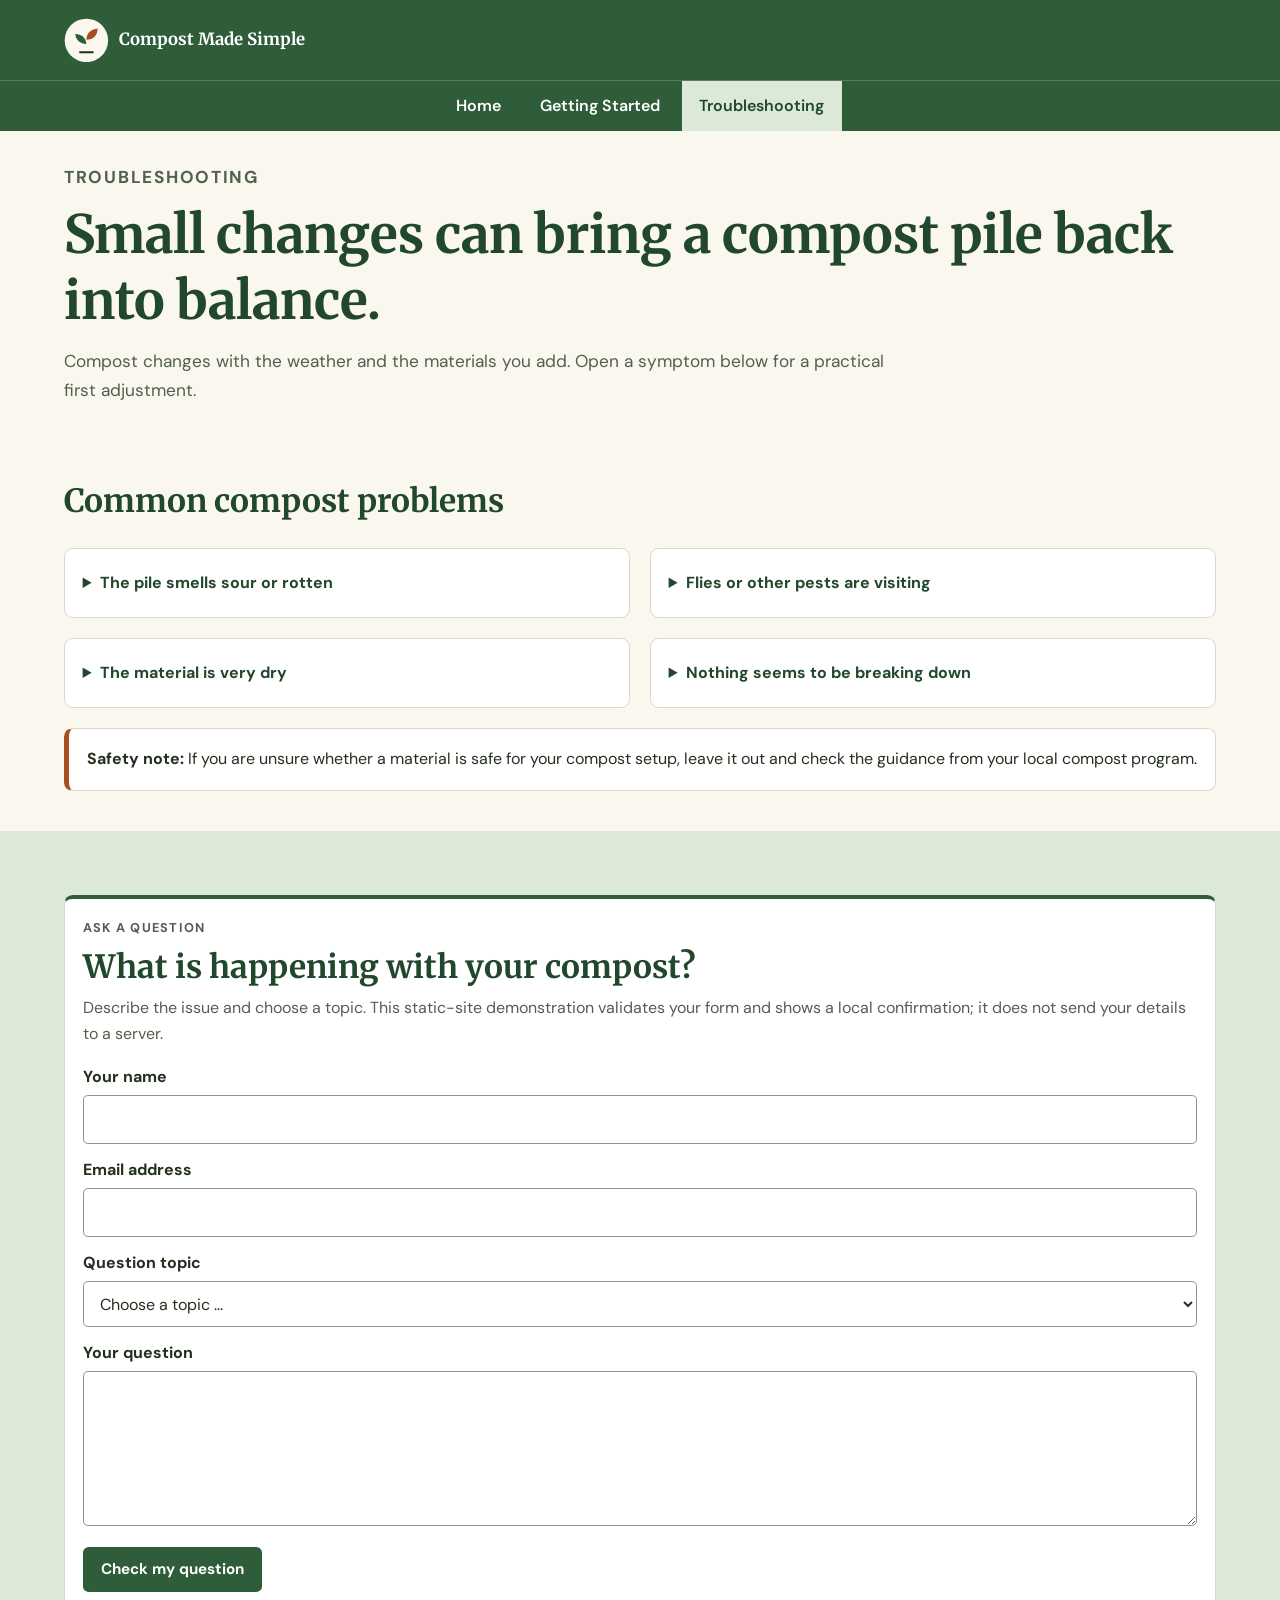
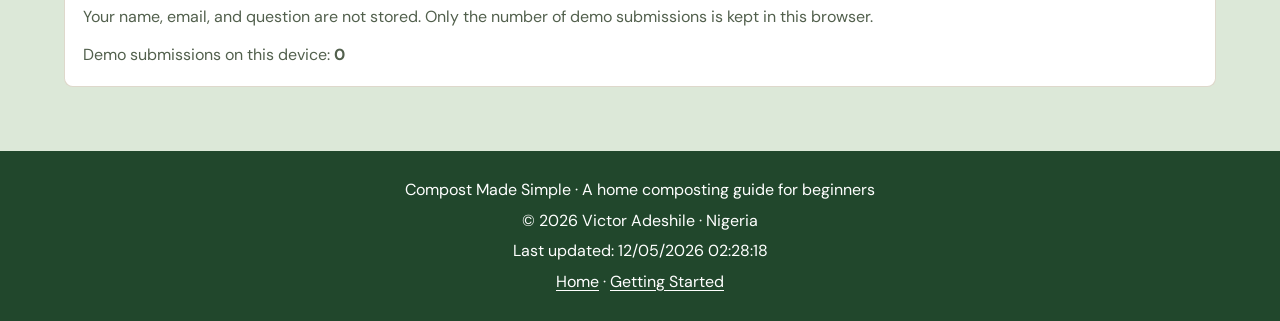
<file: project/troubleshooting.html>
<!DOCTYPE html>
<html lang="en">
<head>
    <meta charset="UTF-8">
    <meta name="viewport" content="width=device-width, initial-scale=1.0">
    <meta name="description" content="Fix common home compost problems, including odors, pests, excess moisture, and slow decomposition.">
    <meta name="author" content="Victor Adeshile">
    <title>Troubleshooting | Compost Made Simple</title>
    <link rel="preconnect" href="https://fonts.googleapis.com">
    <link rel="preconnect" href="https://fonts.gstatic.com" crossorigin>
    <link href="https://fonts.googleapis.com/css2?family=DM+Sans:wght@400;500;600;700&family=Merriweather:wght@700&display=swap" rel="stylesheet">
    <link rel="stylesheet" href="styles/site.css">
    <script src="scripts/site.js" defer></script>
</head>
<body>
    <a class="skip-link" href="#main-content">Skip to main content</a>
    <header class="site-header">
        <div class="header-inner">
            <a class="brand" href="index.html">
                <svg class="brand-logo" viewBox="0 0 64 64" aria-hidden="true">
                    <circle cx="32" cy="32" r="31" fill="#FAF7EF"/>
                    <path d="M32 48V29m0 8c-9 0-15-5-16-14 9 0 15 5 16 14Z" fill="#2F5D3A"/>
                    <path d="M32 31c0-9 6-15 16-16 0 10-6 16-16 16Z" fill="#A84F1F"/>
                    <path d="M23 49h18" stroke="#24301F" stroke-linecap="round" stroke-width="3"/>
                </svg>
                <span>Compost Made Simple</span>
            </a>
            <button class="menu-toggle" type="button" aria-label="Open navigation menu" aria-expanded="false" aria-controls="site-navigation">
                <span aria-hidden="true">☰</span>
            </button>
        </div>
        <nav class="site-nav" id="site-navigation" aria-label="Main navigation">
            <a href="index.html">Home</a>
            <a href="getting-started.html">Getting Started</a>
            <a href="troubleshooting.html" aria-current="page">Troubleshooting</a>
        </nav>
    </header>

    <main id="main-content">
        <section class="page-intro container">
            <p class="eyebrow">Troubleshooting</p>
            <h1>Small changes can bring a compost pile back into balance.</h1>
            <p>Compost changes with the weather and the materials you add. Open a symptom below for a practical first adjustment.</p>
        </section>

        <section class="content-section container" aria-labelledby="problems-heading">
            <h2 id="problems-heading">Common compost problems</h2>
            <div class="problem-grid">
                <article class="problem-card">
                    <details>
                        <summary>The pile smells sour or rotten</summary>
                        <p>Too much moisture or too little air is a common cause. Mix in dry leaves or torn cardboard, then loosen compacted layers. Bury new food scraps in the center.</p>
                    </details>
                </article>
                <article class="problem-card">
                    <details>
                        <summary>Flies or other pests are visiting</summary>
                        <p>Cover exposed food scraps with a layer of browns and keep the lid closed. Avoid meat, dairy, oils, and pet waste in a typical backyard bin.</p>
                    </details>
                </article>
                <article class="problem-card">
                    <details>
                        <summary>The material is very dry</summary>
                        <p>Add a little water while mixing until the material feels like a wrung-out sponge. Include fresh greens in small amounts and check again after a few days.</p>
                    </details>
                </article>
                <article class="problem-card">
                    <details>
                        <summary>Nothing seems to be breaking down</summary>
                        <p>Small pieces decompose faster than large ones. Chop scraps, check that the pile is slightly damp, and add some greens if the mix is mostly dry leaves or cardboard.</p>
                    </details>
                </article>
            </div>
            <div class="callout">
                <p><strong>Safety note:</strong> If you are unsure whether a material is safe for your compost setup, leave it out and check the guidance from your local compost program.</p>
            </div>
        </section>

        <section class="content-section soft-section" id="ask-question">
            <div class="container">
                <div class="form-panel">
                    <p class="eyebrow">Ask a question</p>
                    <h2>What is happening with your compost?</h2>
                    <p>Describe the issue and choose a topic. This static-site demonstration validates your form and shows a local confirmation; it does not send your details to a server.</p>
                    <form class="question-form" id="question-form" action="troubleshooting.html" method="get">
                        <div>
                            <label for="visitor-name">Your name</label>
                            <input id="visitor-name" name="visitorName" type="text" autocomplete="name" maxlength="80" required>
                        </div>
                        <div>
                            <label for="visitor-email">Email address</label>
                            <input id="visitor-email" name="email" type="email" autocomplete="email" maxlength="120" required>
                        </div>
                        <div>
                            <label for="question-topic">Question topic</label>
                            <select id="question-topic" name="topic" required>
                                <option value="" disabled selected>Choose a topic ...</option>
                                <option value="odor">Odor</option>
                                <option value="pests">Pests</option>
                                <option value="moisture">Moisture</option>
                                <option value="slow breakdown">Slow breakdown</option>
                                <option value="materials">Accepted materials</option>
                                <option value="other">Other</option>
                            </select>
                        </div>
                        <div>
                            <label for="question-details">Your question</label>
                            <textarea id="question-details" name="question" rows="5" minlength="10" maxlength="1200" required></textarea>
                        </div>
                        <button class="form-button" type="submit">Check my question</button>
                    </form>
                    <p class="form-note">Your name, email, and question are not stored. Only the number of demo submissions is kept in this browser.</p>
                    <p class="form-status" id="question-confirmation" role="status" aria-live="polite" hidden></p>
                    <p class="form-note">Demo submissions on this device: <strong id="question-count">0</strong></p>
                </div>
            </div>
        </section>
    </main>

    <footer class="site-footer">
        <p>Compost Made Simple · A home composting guide for beginners</p>
        <p>&copy; <span id="current-year"></span> Victor Adeshile · Nigeria</p>
        <p id="last-modified"></p>
        <p><a href="index.html">Home</a> · <a href="getting-started.html">Getting Started</a></p>
    </footer>
</body>
</html>
</file>
<file: styles/base.css>
/* CSS Stylesheet for WDD 131 - Victor Adeshile */

:root {
    --primary-color: #1b4965;
    --primary-dark: #0f2e42;
    --nav-bg: #133b54;
    --nav-hover: #0a202f;
    --card-border: #b8c4ce;
    --card-header-bg: #1b4965;
    --text-color: #2b2b2b;
    --heading-color: #1a1a1a;
    --accent-color: #fff275;
    --link-color: #0b5394;
    --link-hover: #042e54;
    --bg-light: #ffffff;
    --font-heading: 'Montserrat', sans-serif;
    --font-body: 'Roboto', sans-serif;
}

* {
    box-sizing: border-box;
    margin: 0;
    padding: 0;
}

body {
    font-family: var(--font-body);
    color: var(--text-color);
    background-color: var(--bg-light);
    line-height: 1.6;
    display: flex;
    flex-direction: column;
    min-height: 100vh;
}

/* Header & Navigation */
header {
    background-color: var(--primary-color);
    color: #ffffff;
    box-shadow: 0 2px 5px rgba(0, 0, 0, 0.15);
}

#course-title {
    display: block;
    text-align: center;
    font-family: var(--font-heading);
    font-size: 1.5rem;
    font-weight: 700;
    padding: 1.25rem 1rem;
    letter-spacing: 0.5px;
}

nav {
    background-color: var(--nav-bg);
    display: flex;
    justify-content: space-around;
    align-items: center;
    flex-wrap: wrap;
    border-top: 1px solid rgba(255, 255, 255, 0.1);
}

nav a {
    color: #ffffff;
    text-decoration: none;
    font-family: var(--font-heading);
    font-weight: 500;
    font-size: 1rem;
    padding: 0.85rem 1.5rem;
    display: block;
    text-align: center;
    transition: background-color 0.25s ease, color 0.25s ease;
}

nav a:hover,
nav a:focus {
    background-color: var(--nav-hover);
    color: var(--accent-color);
}

/* Main Layout */
main {
    flex: 1;
    width: 100%;
    max-width: 1000px;
    margin: 1.25rem auto;
    padding: 0 1rem;
    display: grid;
    grid-template-columns: 2fr 1fr;
    grid-template-rows: auto 1fr;
    align-content: start;
    gap: 1rem 1.5rem;
}

h1 {
    grid-column: 1 / -1;
    text-align: center;
    font-family: var(--font-heading);
    font-size: 2.2rem;
    color: var(--heading-color);
    margin: 0.25rem 0 0.5rem;
}

/* Card Styling */
.card {
    background-color: #ffffff;
    border: 1px solid var(--card-border);
    border-radius: 8px;
    box-shadow: 0 2px 6px rgba(0, 0, 0, 0.05);
    overflow: hidden;
    display: flex;
    flex-direction: column;
}

.card h2 {
    background-color: var(--card-header-bg);
    color: #ffffff;
    font-family: var(--font-heading);
    font-size: 1.2rem;
    font-weight: 700;
    text-align: center;
    padding: 0.65rem 1rem;
}

.card-content {
    padding: 1.25rem;
    flex: 1;
}

/* Card 1: About Me layout */
.about-top {
    display: flex;
    align-items: flex-start;
    gap: 1.25rem;
    margin-bottom: 1.25rem;
}

.about-top p {
    flex: 1;
    font-size: 0.95rem;
    line-height: 1.6;
}

.profile-img {
    width: 130px;
    height: auto;
    border-radius: 6px;
    border: 1px solid #c8d3dc;
    box-shadow: 0 2px 5px rgba(0, 0, 0, 0.15);
    object-fit: cover;
    flex-shrink: 0;
}

/* Sub-heading divider */
.country-section {
    border-top: 1px solid #d5dce2;
    padding-top: 1.25rem;
    margin-top: 0.5rem;
}

.country-section h3 {
    text-align: center;
    font-family: var(--font-heading);
    font-size: 1.15rem;
    color: var(--heading-color);
    margin-bottom: 1rem;
    position: relative;
}

.country-body {
    display: flex;
    align-items: flex-start;
    gap: 1.25rem;
}

.flag-box {
    display: flex;
    flex-direction: column;
    align-items: center;
    width: 140px;
    flex-shrink: 0;
}

.flag-img {
    width: 100%;
    height: auto;
    border: 1px solid #ccd5dc;
    box-shadow: 0 1px 3px rgba(0, 0, 0, 0.1);
}

.flag-caption {
    font-size: 0.8rem;
    font-style: italic;
    color: #4a5560;
    text-align: center;
    margin-top: 0.4rem;
}

.country-body p {
    flex: 1;
    font-size: 0.95rem;
    line-height: 1.6;
}

/* Card 2: Web Dev Resources */
.resources-list {
    list-style-type: disc;
    padding-left: 1.75rem;
    margin-top: 1rem;
}

.resources-list li {
    margin-bottom: 0.8rem;
}

.resources-list a {
    color: var(--link-color);
    text-decoration: underline;
    font-weight: 500;
    transition: color 0.2s ease;
}

.resources-list a:hover,
.resources-list a:focus {
    color: var(--link-hover);
    text-decoration: underline;
}

/* Footer */
footer {
    background-color: var(--primary-color);
    color: #ffffff;
    text-align: center;
    padding: 1.25rem 1rem;
    margin-top: auto;
    font-size: 0.95rem;
}

footer p {
    margin: 0.35rem 0;
}

#lastModified {
    color: var(--accent-color);
    font-size: 0.88rem;
    font-weight: 500;
}

/* Responsive adjustments */
@media (max-width: 768px) {
    main {
        grid-template-columns: 1fr;
    }

    nav {
        flex-direction: column;
    }

    nav a {
        width: 100%;
        padding: 0.75rem 1rem;
        border-bottom: 1px solid rgba(255, 255, 255, 0.05);
    }

    .about-top,
    .country-body {
        flex-direction: column;
        align-items: center;
        text-align: center;
    }

    .profile-img {
        width: 150px;
    }

    .flag-box {
        width: 160px;
    }
}
</file>
<file: project/styles/site.css>
:root {
    color-scheme: light;
    --forest: #2f5d3a;
    --forest-dark: #21472c;
    --cream: #faf7ef;
    --clay: #a84f1f;
    --charcoal: #24301f;
    --sage: #dce8d8;
    --line: #ded8cb;
    --surface: #ffffff;
    --muted: #52604d;
    --heading-font: "Merriweather", Georgia, serif;
    --body-font: "DM Sans", Arial, sans-serif;
}

* {
    box-sizing: border-box;
}

html {
    scroll-behavior: smooth;
}

body {
    min-width: 320px;
    min-height: 100vh;
    margin: 0;
    display: flex;
    flex-direction: column;
    color: var(--charcoal);
    background: var(--cream);
    font-family: var(--body-font);
    line-height: 1.65;
}

a {
    color: var(--forest-dark);
    text-underline-offset: 0.18em;
}

a:hover {
    color: var(--clay);
}

:focus-visible {
    outline: 3px solid var(--clay);
    outline-offset: 3px;
}

.skip-link {
    position: absolute;
    z-index: 5;
    top: 0.5rem;
    left: 0.5rem;
    padding: 0.6rem 0.85rem;
    transform: translateY(-160%);
    color: #ffffff;
    background: var(--forest-dark);
}

.skip-link:focus {
    transform: translateY(0);
}

.site-header {
    color: #ffffff;
    background: var(--forest);
}

.header-inner,
.container {
    width: min(calc(100% - 2rem), 72rem);
    margin-inline: auto;
}

.header-inner {
    display: flex;
    min-height: 5rem;
    align-items: center;
    justify-content: space-between;
    gap: 1rem;
}

.brand {
    display: inline-flex;
    align-items: center;
    gap: 0.65rem;
    color: #ffffff;
    font-family: var(--heading-font);
    font-size: 1.05rem;
    font-weight: 700;
    text-decoration: none;
}

.brand:hover {
    color: #ffffff;
}

.brand-logo {
    width: 2.8rem;
    height: 2.8rem;
    flex: 0 0 auto;
}

.menu-toggle {
    display: inline-grid;
    width: 2.75rem;
    height: 2.75rem;
    place-items: center;
    border: 1px solid rgb(255 255 255 / 55%);
    border-radius: 0.4rem;
    color: #ffffff;
    background: transparent;
    font: 1.5rem/1 var(--body-font);
    cursor: pointer;
}

.menu-toggle:hover {
    color: var(--forest-dark);
    background: var(--cream);
}

.site-nav {
    display: none;
    flex-direction: column;
    border-top: 1px solid rgb(255 255 255 / 20%);
}

.site-nav.is-open {
    display: flex;
}

.site-nav a {
    padding: 0.75rem 1rem;
    color: #ffffff;
    font-weight: 600;
    text-align: center;
    text-decoration: none;
}

.site-nav a:hover,
.site-nav a:focus-visible,
.site-nav a[aria-current="page"] {
    color: var(--forest-dark);
    background: var(--sage);
}

main {
    flex: 1;
}

.hero {
    display: grid;
    width: min(calc(100% - 2rem), 72rem);
    margin-inline: auto;
    gap: 1.5rem;
    align-items: center;
    padding-block: 2rem 2.5rem;
}

.hero-copy {
    max-width: 42rem;
}

.eyebrow {
    margin: 0 0 0.55rem;
    color: var(--clay);
    font-size: 0.8rem;
    font-weight: 700;
    letter-spacing: 0.1em;
    text-transform: uppercase;
}

h1,
h2,
h3,
p {
    margin-top: 0;
}

h1,
h2,
h3 {
    line-height: 1.25;
}

h1 {
    margin-bottom: 0.9rem;
    color: var(--forest-dark);
    font-family: var(--heading-font);
    font-size: clamp(2rem, 7vw, 3.3rem);
}

h2 {
    color: var(--forest-dark);
    font-family: var(--heading-font);
    font-size: clamp(1.45rem, 4vw, 2rem);
}

h3 {
    color: var(--forest-dark);
    font-size: 1.15rem;
}

.hero-copy > p:not(.eyebrow) {
    max-width: 62ch;
    color: var(--muted);
    font-size: 1.1rem;
}

.hero-art {
    overflow: hidden;
    border-radius: 1rem;
    background: var(--sage);
}

.hero-art img,
.material-illustration img {
    display: block;
    width: 100%;
    height: auto;
}

.hero-art img {
    aspect-ratio: 4 / 3;
    object-fit: cover;
}

.button-row {
    display: flex;
    flex-wrap: wrap;
    gap: 0.7rem;
    margin-top: 1.25rem;
}

.button,
.button-secondary,
.filter-button,
.form-button {
    display: inline-flex;
    min-height: 2.8rem;
    align-items: center;
    justify-content: center;
    padding: 0.65rem 1rem;
    border: 2px solid var(--forest);
    border-radius: 0.35rem;
    font: 700 0.95rem var(--body-font);
    text-align: center;
    text-decoration: none;
    cursor: pointer;
}

.button,
.form-button {
    color: #ffffff;
    background: var(--forest);
}

.button:hover,
.form-button:hover {
    color: #ffffff;
    background: var(--forest-dark);
}

.button-secondary {
    color: var(--forest-dark);
    background: transparent;
}

.button-secondary:hover {
    color: #ffffff;
    background: var(--forest-dark);
}

.saved-setup {
    margin-top: 1rem;
    padding: 0.8rem 1rem;
    border-left: 0.3rem solid var(--clay);
    background: var(--surface);
}

.content-section {
    padding-block: 2.5rem;
}

.section-intro {
    max-width: 68ch;
    color: var(--muted);
}

.soft-section {
    background: var(--sage);
}

.step-grid,
.bin-grid,
.material-grid,
.problem-grid {
    display: grid;
    grid-template-columns: 1fr;
    gap: 1rem;
    margin-top: 1.25rem;
}

.content-card,
.step-card,
.bin-card,
.material-card,
.problem-card,
.form-panel,
.callout {
    padding: 1.1rem;
    border: 1px solid var(--line);
    border-radius: 0.55rem;
    background: var(--surface);
}

.step-card {
    border-top: 0.3rem solid var(--clay);
}

.step-number {
    display: inline-grid;
    width: 2.2rem;
    height: 2.2rem;
    margin-bottom: 0.8rem;
    place-items: center;
    border-radius: 50%;
    color: #ffffff;
    background: var(--forest);
    font-weight: 700;
}

.step-card p,
.content-card p,
.bin-card p,
.material-card p,
.problem-card p {
    margin-bottom: 0;
}

.two-column,
.material-illustrations {
    display: grid;
    gap: 1rem;
}

.material-illustration {
    overflow: hidden;
    border-radius: 0.55rem;
    background: var(--sage);
}

.material-illustration img {
    aspect-ratio: 16 / 10;
    object-fit: cover;
}

.material-illustration figcaption {
    padding: 0.75rem 1rem;
    color: var(--forest-dark);
    font-weight: 700;
}

.callout {
    margin-top: 1.25rem;
    border-left: 0.35rem solid var(--clay);
}

.callout p:last-child {
    margin-bottom: 0;
}

.page-intro {
    padding-block: 2rem 1.25rem;
}

.page-intro p {
    max-width: 70ch;
    color: var(--muted);
    font-size: 1.08rem;
}

.preference-form,
.question-form {
    display: grid;
    gap: 0.8rem;
}

.preference-form {
    grid-template-columns: 1fr;
    align-items: end;
}

.form-panel {
    margin-block: 1.5rem;
    border-top: 0.3rem solid var(--forest);
}

.form-panel h2 {
    margin-bottom: 0.5rem;
}

.form-panel > p {
    color: var(--muted);
}

.question-form label,
.preference-form label {
    display: block;
    margin-bottom: 0.3rem;
    font-weight: 700;
}

.question-form input,
.question-form select,
.question-form textarea,
.preference-form select {
    width: 100%;
    min-height: 2.8rem;
    padding: 0.65rem 0.75rem;
    border: 1px solid #8a9385;
    border-radius: 0.3rem;
    color: var(--charcoal);
    background: #ffffff;
    font: inherit;
}

.question-form textarea {
    min-height: 8rem;
    resize: vertical;
}

.question-form :focus-visible,
.preference-form :focus-visible,
.filter-button:focus-visible {
    outline: 3px solid var(--clay);
    outline-offset: 2px;
}

.question-form .form-button,
.preference-form .form-button {
    justify-self: start;
}

.form-note,
.form-status {
    margin: 0.75rem 0 0;
    color: var(--muted);
}

.form-status {
    padding: 0.8rem;
    border-left: 0.3rem solid var(--forest);
    background: var(--sage);
}

.filter-controls {
    display: flex;
    flex-wrap: wrap;
    gap: 0.5rem;
    margin-block: 1rem 0.5rem;
}

.filter-button {
    min-height: 2.4rem;
    padding: 0.45rem 0.8rem;
    border-width: 1px;
    color: var(--forest-dark);
    background: #ffffff;
}

.filter-button[aria-pressed="true"],
.filter-button:hover {
    color: #ffffff;
    background: var(--forest);
}

.material-count {
    color: var(--muted);
    font-size: 0.95rem;
}

.material-card {
    border-top: 0.25rem solid var(--forest);
}

.material-card--browns {
    border-top-color: var(--clay);
}

.material-category {
    margin-bottom: 0.45rem;
    color: var(--clay);
    font-size: 0.75rem;
    font-weight: 700;
    letter-spacing: 0.08em;
    text-transform: uppercase;
}

.bin-card h3 {
    margin-bottom: 0.5rem;
}

.bin-card ul,
.content-card ul {
    margin-bottom: 0;
    padding-left: 1.2rem;
}

.problem-card details {
    padding-block: 0.2rem;
}

.problem-card summary {
    color: var(--forest-dark);
    font-weight: 700;
    cursor: pointer;
}

.problem-card details p {
    margin-top: 0.7rem;
}

.site-footer {
    margin-top: auto;
    padding: 1.4rem 1rem;
    color: #ffffff;
    background: var(--forest-dark);
    text-align: center;
}

.site-footer p {
    margin: 0.25rem 0;
}

.site-footer a {
    color: #ffffff;
}

.site-footer a:hover {
    color: #f3c86a;
}

@media (min-width: 44rem) {
    .menu-toggle {
        display: none;
    }

    .site-nav,
    .site-nav.is-open {
        display: flex;
        flex-direction: row;
        justify-content: center;
        gap: 0.25rem;
        border-top: 1px solid rgb(255 255 255 / 20%);
    }

    .site-nav a {
        padding: 0.75rem 1.1rem;
    }

    .hero {
        grid-template-columns: 1.05fr 0.95fr;
        gap: 2.5rem;
        padding-block: 3.5rem;
    }

    .step-grid,
    .bin-grid,
    .material-grid,
    .problem-grid {
        grid-template-columns: repeat(2, minmax(0, 1fr));
        gap: 1.25rem;
    }

    .two-column,
    .material-illustrations {
        grid-template-columns: repeat(2, minmax(0, 1fr));
        gap: 1.5rem;
        align-items: start;
    }

    .preference-form {
        grid-template-columns: minmax(0, 1fr) auto;
    }
}

@media (min-width: 68rem) {
    .step-grid,
    .bin-grid,
    .material-grid {
        grid-template-columns: repeat(3, minmax(0, 1fr));
    }

    .problem-grid {
        grid-template-columns: repeat(2, minmax(0, 1fr));
    }
}

@media (prefers-reduced-motion: reduce) {
    html {
        scroll-behavior: auto;
    }
}
</file>
<file: styles/product-review.css>
:root {
    color-scheme: light;
    --plum: #310d32;
    --plum-light: #552656;
    --lavender: #e8e1e8;
    --paper: #ffffff;
    --ink: #211f23;
    --muted: #625a65;
    --gold: #8a5700;
    --line: #b7adb8;
    --body-font: "DM Sans", Arial, sans-serif;
    --heading-font: "Merriweather", Georgia, serif;
}

* {
    box-sizing: border-box;
}

body {
    min-width: 320px;
    min-height: 100vh;
    margin: 0;
    display: flex;
    flex-direction: column;
    color: var(--ink);
    background: var(--paper);
    font-family: var(--body-font);
    line-height: 1.5;
}

.page-header {
    width: min(100% - 2rem, 48rem);
    margin: 1rem auto 1.25rem;
    padding: 1.1rem 1rem;
    color: #ffffff;
    background: var(--plum);
    text-align: center;
}

.page-header h1 {
    margin: 0;
    font-family: var(--heading-font);
    font-size: clamp(1.7rem, 5vw, 2.4rem);
}

main {
    width: min(100% - 2rem, 48rem);
    margin: 0 auto 1.5rem;
    flex: 1;
}

.review-form,
.confirmation-card {
    padding: clamp(1rem, 4vw, 1.75rem);
    border: 1px solid #d5cbd6;
    border-radius: 0.45rem;
    background: var(--lavender);
}

.review-form {
    display: grid;
    gap: 0.65rem;
}

.review-form > label,
.rating-fieldset legend,
.features-fieldset legend {
    font-size: 1.05rem;
    font-weight: 700;
}

.review-form select,
.review-form input[type="date"],
.review-form input[type="text"],
.review-form textarea {
    width: 100%;
    min-height: 2.85rem;
    padding: 0.65rem 0.75rem;
    border: 1px solid var(--line);
    border-radius: 0.25rem;
    color: var(--ink);
    background: var(--paper);
    font: inherit;
}

.review-form textarea {
    min-height: 8rem;
    resize: vertical;
}

.review-form :focus-visible {
    outline: 3px solid var(--plum-light);
    outline-offset: 2px;
}

.rating-fieldset,
.features-fieldset {
    min-width: 0;
    margin: 0.6rem 0;
    padding: 0;
    border: 0;
}

.rating-fieldset legend,
.features-fieldset legend {
    width: 100%;
    margin-bottom: 0.55rem;
    padding: 0;
}

.rating-fieldset legend {
    text-align: left;
}

.rating-options {
    display: grid;
    grid-template-columns: repeat(5, minmax(0, 1fr));
    gap: 0.25rem;
}

.rating-choice {
    display: flex;
    min-width: 0;
    flex-direction: column-reverse;
    align-items: center;
    gap: 0.25rem;
}

.rating-choice input {
    width: 1.2rem;
    height: 1.2rem;
    margin: 0;
    accent-color: var(--plum);
}

.rating-choice label {
    min-height: 1.8rem;
    color: var(--gold);
    font-size: clamp(1rem, 4vw, 1.45rem);
    line-height: 1.2;
    letter-spacing: -0.08em;
    cursor: pointer;
    white-space: nowrap;
}

.rating-choice input:checked + label {
    color: var(--plum);
}

.checkbox-list {
    display: grid;
    gap: 0.45rem;
}

.checkbox-list label {
    display: flex;
    align-items: center;
    gap: 0.65rem;
    min-height: 2rem;
    cursor: pointer;
}

.checkbox-list input {
    width: 1.2rem;
    height: 1.2rem;
    margin: 0;
    accent-color: var(--plum);
}

.optional {
    color: var(--plum-light);
    font-size: 0.9rem;
    font-weight: 500;
}

.submit-button {
    min-height: 3.25rem;
    margin-top: 0.8rem;
    border: 1px solid var(--plum);
    border-radius: 0.25rem;
    color: #ffffff;
    background: var(--plum);
    font: 700 1.2rem var(--body-font);
    cursor: pointer;
}

.submit-button:hover {
    background: var(--plum-light);
}

.confirmation-card {
    text-align: center;
}

.confirmation-card h2 {
    margin-top: 0;
    color: var(--plum);
    font-family: var(--heading-font);
}

.review-details {
    margin: 1.25rem 0;
    padding: 1rem;
    border: 1px solid var(--line);
    background: var(--paper);
    text-align: left;
}

.review-details > p {
    margin: 0.35rem 0;
}

.review-details ul {
    margin-bottom: 0;
}

.review-details blockquote {
    margin: 1rem 0 0;
    padding-left: 1rem;
    border-left: 0.25rem solid var(--plum-light);
    color: var(--muted);
}

.review-count {
    font-size: 1.05rem;
}

.return-link {
    display: inline-block;
    padding: 0.7rem 1rem;
    border-radius: 0.25rem;
    color: #ffffff;
    background: var(--plum);
    font-weight: 700;
    text-decoration: none;
}

.return-link:hover,
.return-link:focus-visible {
    background: var(--plum-light);
}

.visually-hidden {
    position: absolute;
    width: 1px;
    height: 1px;
    padding: 0;
    overflow: hidden;
    clip: rect(0, 0, 0, 0);
    white-space: nowrap;
    border: 0;
}

footer {
    padding: 1rem;
    color: #ffffff;
    background: var(--plum);
    text-align: center;
    font-size: 0.9rem;
}

footer p {
    margin: 0.25rem 0;
}

#lastModified {
    color: #f0d7f0;
    font-size: 0.82rem;
}

@media (min-width: 48rem) {
    .page-header {
        margin-top: 1.5rem;
    }

    .review-form {
        gap: 0.8rem;
    }
}
</file>
<file: styles/place.css>
:root {
    --green: #087a3e;
    --deep-green: #075a32;
    --green-tint: #e8f3ec;
    --gold: #f2c14e;
    --ink: #1d2922;
    --muted: #526057;
    --surface: #ffffff;
    --shadow: 0 0.6rem 1.8rem rgb(0 0 0 / 22%);
    --heading-font: "Playfair Display", Georgia, serif;
    --body-font: "DM Sans", Arial, sans-serif;
}

* {
    box-sizing: border-box;
}

body {
    min-width: 320px;
    min-height: 100vh;
    margin: 0;
    color: var(--ink);
    background: var(--green-tint);
    font-family: var(--body-font);
    line-height: 1.5;
}

.page-header {
    display: grid;
    min-height: 8rem;
    place-items: center;
    padding: 1.25rem;
    border-bottom: 0.45rem solid var(--gold);
    background: var(--green);
    color: #fff;
    text-align: center;
}

.page-header h1 {
    margin: 0;
    font-family: var(--heading-font);
    font-size: clamp(2rem, 5vw, 3.2rem);
    line-height: 1.15;
}

main {
    width: 100%;
}

.hero {
    display: flex;
    flex-direction: column;
    gap: 1rem;
    padding: 1rem;
}

.hero-picture {
    display: block;
    height: min(112vw, 36rem);
    overflow: hidden;
    background: #d3dfd6;
}

.hero-picture img {
    display: block;
    width: 100%;
    height: 100%;
    object-fit: cover;
    object-position: center 54%;
}

.info-card {
    padding: 1.2rem 1.25rem 1.4rem;
    border-top: 0.3rem solid var(--green);
    background: var(--surface);
    box-shadow: var(--shadow);
}

.info-card h2 {
    margin: 0 0 1rem;
    color: var(--deep-green);
    font-family: var(--heading-font);
    font-size: 1.65rem;
    text-align: center;
}

.info-card dl {
    display: grid;
    grid-template-columns: minmax(7.5rem, 1fr) minmax(8rem, 1.2fr);
    gap: 0.45rem 0.75rem;
    max-width: 25rem;
    margin: 0 auto;
}

.info-card dt {
    color: var(--muted);
    font-weight: 600;
    text-align: right;
}

.info-card dd {
    margin: 0;
    font-weight: 500;
}

.weather-heading {
    display: flex;
    flex-direction: column;
    align-items: center;
    gap: 0.3rem;
}

.mobile-weather-icon img {
    display: block;
}

footer {
    padding: 1.1rem 1rem;
    border-top: 0.3rem solid var(--gold);
    background: var(--deep-green);
    color: #fff;
    text-align: center;
}

footer p {
    margin: 0.25rem 0;
}

.photo-credit {
    font-size: 0.8rem;
}

.photo-credit a {
    color: #fff;
    text-decoration-thickness: 1px;
    text-underline-offset: 0.15em;
}

.photo-credit a:hover,
.photo-credit a:focus-visible {
    color: var(--gold);
}

@media (min-width: 701px) {
    .page-header {
        min-height: 8.5rem;
    }

    .hero {
        position: relative;
        display: block;
        min-height: clamp(34rem, 55vw, 48rem);
        padding: 0;
    }

    .hero-picture {
        position: absolute;
        inset: 0;
        height: auto;
    }

    .hero-picture img {
        object-position: center;
    }

    .info-card {
        position: absolute;
        z-index: 1;
        width: min(19rem, 30vw);
        border-top: 0;
        border-bottom: 0.3rem solid var(--green);
    }

    .info-card h2 {
        text-align: left;
    }

    .info-card dl {
        grid-template-columns: 1fr 1fr;
        gap: 0.4rem 0.65rem;
    }

    .info-card dt {
        text-align: left;
    }

    .data-card {
        top: 2rem;
        left: 2rem;
    }

    .weather-card {
        right: 2rem;
        bottom: 2rem;
    }

    .weather-heading {
        flex-direction: row;
        justify-content: space-between;
    }

    .weather-heading::after {
        content: "\26C5";
        font-family: var(--body-font);
        font-size: 2rem;
        line-height: 1;
    }

    .mobile-weather-icon {
        display: none;
    }
}

@media (max-width: 370px) {
    .hero {
        padding: 0.75rem;
    }

    .info-card {
        padding-inline: 0.75rem;
    }

    .info-card dl {
        grid-template-columns: minmax(6.5rem, 1fr) minmax(7rem, 1.2fr);
        gap: 0.4rem;
        font-size: 0.92rem;
    }
}
</file>
<file: project/styles/siteplan.css>
:root {
    --forest: #2f5d3a;
    --cream: #faf7ef;
    --clay: #a84f1f;
    --charcoal: #24301f;
    --sage: #dce8d8;
    --line: #ded8cb;
    --heading-font: "Merriweather", Georgia, serif;
    --body-font: "DM Sans", Arial, sans-serif;
}

* {
    box-sizing: border-box;
}

body {
    margin: 0;
    color: var(--charcoal);
    background: var(--cream);
    font-family: var(--body-font);
    line-height: 1.65;
}

.site-header {
    padding: 1.5rem max(1.25rem, calc((100% - 1100px) / 2));
    color: #ffffff;
    background: var(--forest);
}

.brand {
    display: flex;
    align-items: center;
    gap: 1rem;
}

.brand-logo {
    width: 4rem;
    height: 4rem;
    flex: 0 0 auto;
}

.eyebrow {
    margin: 0 0 0.25rem;
    color: var(--sage);
    font-size: 0.8rem;
    font-weight: 700;
    letter-spacing: 0.1em;
    text-transform: uppercase;
}

h1,
h2,
h3,
p {
    margin-top: 0;
}

h1,
h2,
h3 {
    line-height: 1.25;
}

h1 {
    margin-bottom: 0;
    color: #ffffff;
    font-family: var(--heading-font);
    font-size: clamp(1.65rem, 5vw, 2.4rem);
}

main {
    width: min(100% - 2rem, 1050px);
    margin: 2rem auto 3rem;
}

.intro {
    margin-bottom: 2rem;
    padding: 1rem 1.25rem;
    border-left: 0.35rem solid var(--clay);
    background: #ffffff;
    font-size: 1.15rem;
}

section {
    margin: 0 0 2.25rem;
}

section > h2 {
    display: inline-block;
    margin-bottom: 0.8rem;
    padding-bottom: 0.3rem;
    border-bottom: 0.2rem solid var(--clay);
    color: var(--forest);
    font-family: var(--heading-font);
    font-size: 1.45rem;
}

section p {
    max-width: 75ch;
    margin-bottom: 0.8rem;
}

.domain-note code,
.color-card code {
    padding: 0.12rem 0.35rem;
    border-radius: 0.25rem;
    background: var(--sage);
    font-size: 0.9em;
}

.scenario-list {
    display: grid;
    gap: 0.55rem;
    padding-left: 1.35rem;
}

.page-list,
.type-samples {
    display: grid;
    gap: 1rem;
}

.page-card,
.type-card {
    padding: 1rem;
    border: 1px solid var(--line);
    background: #ffffff;
}

.page-card {
    border-top: 0.25rem solid var(--forest);
}

.page-card h3,
.type-card h3 {
    margin-bottom: 0.45rem;
    color: var(--forest);
}

.page-card p,
.type-card p {
    margin-bottom: 0;
}

.form-plan {
    margin-top: 1rem;
}

.color-list {
    display: grid;
    grid-template-columns: repeat(auto-fit, minmax(12rem, 1fr));
    gap: 0.8rem;
    margin: 1rem 0 0;
    padding: 0;
    list-style: none;
}

.color-card {
    display: grid;
    grid-template-columns: 3.5rem 1fr;
    min-height: 6rem;
    overflow: hidden;
    border: 1px solid var(--line);
    background: #ffffff;
}

.color-card > span:last-child {
    display: flex;
    flex-direction: column;
    align-items: flex-start;
    justify-content: center;
    gap: 0.15rem;
    padding: 0.55rem;
}

.color-swatch {
    min-height: 100%;
}

.forest {
    background: var(--forest);
}

.cream {
    background: var(--cream);
}

.clay {
    background: var(--clay);
}

.charcoal {
    background: var(--charcoal);
}

.color-card small {
    color: #52604d;
    line-height: 1.35;
}

.heading-example {
    margin-top: 0.75rem;
    font-family: var(--heading-font);
    font-size: 1.2rem;
}

.body-example {
    margin-top: 0.75rem;
    font-family: var(--body-font);
}

.wireframe-grid {
    display: grid;
    gap: 1.5rem;
    align-items: start;
    margin-top: 1rem;
}

.wireframe-frame {
    min-width: 0;
    margin: 0;
}

.wireframe-frame figcaption {
    margin-bottom: 0.55rem;
    color: var(--forest);
    font-weight: 700;
}

.wireframe-page {
    display: grid;
    gap: 0.55rem;
    padding: 0.65rem;
    border: 2px solid var(--forest);
    background: #ffffff;
    font-size: 0.8rem;
}

.wf-header,
.wf-hero,
.wf-block,
.wf-aside,
.wf-form,
.wf-footer {
    display: flex;
    flex-direction: column;
    justify-content: center;
    gap: 0.35rem;
    padding: 0.65rem;
    border: 1px solid var(--line);
    text-align: center;
}

.wf-header {
    flex-direction: row;
    align-items: center;
    justify-content: space-between;
    flex-wrap: wrap;
    color: #ffffff;
    background: var(--forest);
}

.wf-logo {
    padding: 0.2rem 0.4rem;
    border-radius: 50%;
    color: var(--forest);
    background: var(--cream);
    font-weight: 700;
}

.wf-menu,
.wf-nav {
    color: #ffffff;
    font-size: 0.72rem;
}

.wf-hero {
    min-height: 8rem;
    background: var(--sage);
}

.wf-button {
    align-self: center;
    padding: 0.25rem 0.55rem;
    border-radius: 0.25rem;
    color: #ffffff;
    background: var(--clay);
}

.wf-block {
    min-height: 4rem;
}

.wf-pair {
    flex-direction: row;
}

.wf-pair span {
    flex: 1;
    padding: 0.6rem 0.2rem;
    background: var(--sage);
}

.wf-form {
    min-height: 3.5rem;
    border: 1px dashed var(--clay);
}

.wf-footer {
    color: #ffffff;
    background: var(--charcoal);
}

.site-footer {
    padding: 1rem;
    color: #ffffff;
    background: var(--forest);
    text-align: center;
}

.site-footer p {
    margin: 0;
}

@media (min-width: 720px) {
    main {
        margin-top: 2.5rem;
    }

    .page-list,
    .type-samples {
        grid-template-columns: repeat(3, minmax(0, 1fr));
    }

    .type-samples {
        grid-template-columns: repeat(2, minmax(0, 1fr));
    }

    .wireframe-grid {
        grid-template-columns: minmax(15rem, 0.8fr) minmax(0, 1.6fr);
    }

    .wireframe-mobile {
        max-width: 24rem;
        margin: 0 auto;
    }

    .wireframe-desktop {
        grid-template-columns: 1.3fr 0.7fr;
        grid-template-areas:
            "header header"
            "hero aside"
            "steps steps"
            "pair pair"
            "form form"
            "footer footer";
    }

    .wireframe-desktop .wf-header {
        grid-area: header;
    }

    .wireframe-desktop .wf-hero {
        grid-area: hero;
        min-height: 10rem;
    }

    .wireframe-desktop .wf-aside {
        grid-area: aside;
    }

    .wireframe-desktop .wf-steps {
        grid-area: steps;
        min-height: 5rem;
    }

    .wireframe-desktop .wf-pair {
        grid-area: pair;
    }

    .wireframe-desktop .wf-form {
        grid-area: form;
    }

    .wireframe-desktop .wf-footer {
        grid-area: footer;
    }
}

@media (prefers-reduced-motion: reduce) {
    *,
    *::before,
    *::after {
        scroll-behavior: auto !important;
        transition-duration: 0.01ms !important;
        animation-duration: 0.01ms !important;
        animation-iteration-count: 1 !important;
    }
}
</file>
